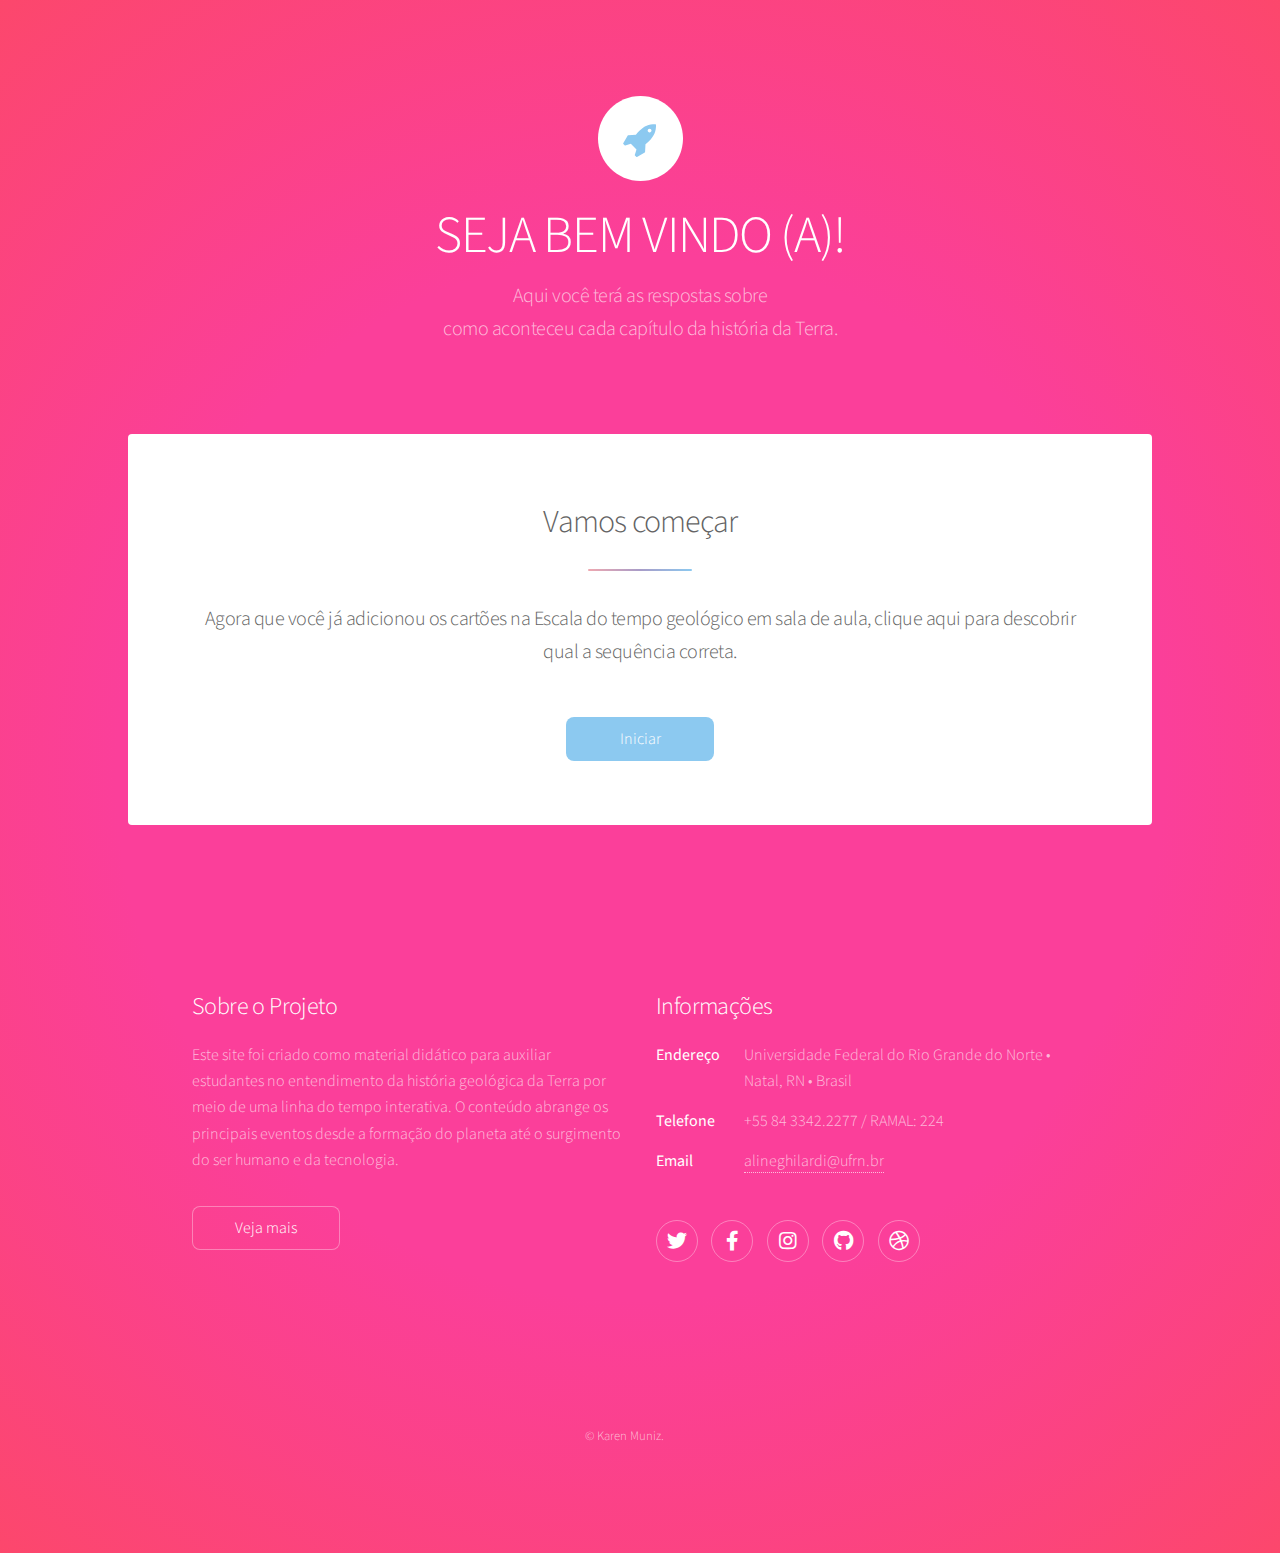
<file: index.html>
<!DOCTYPE HTML>
<!--
	Stellar by HTML5 UP
	html5up.net | @ajlkn
	Free for personal and commercial use under the CCA 3.0 license (html5up.net/license)
-->
<html>
	<head>
		<title>Paleontologia</title>
		<meta charset="utf-8" />
		<meta name="viewport" content="width=device-width, initial-scale=1, user-scalable=no" />
		<link rel="stylesheet" href="assets/css/main.css" />
		<noscript><link rel="stylesheet" href="assets/css/noscript.css" /></noscript>
	</head>
	<body class="is-preload">

		<!-- Wrapper -->
			<div id="wrapper">

				<!-- Header -->
					<header id="header" class="alt">
						<span class="logo"><img src="images/logo.svg" alt="" /></span>
						<h1>SEJA BEM VINDO (A)!</h1>
						<p>Aqui você terá as respostas sobre<br />
						como aconteceu cada capítulo da história da Terra.</p>
					</header>

				<!-- Nav
                 
                <nav id="nav">
						<ul>
							<li><a href="#intro" class="active">Introduction</a></li>
							<li><a href="#first">First Section</a></li>
							<li><a href="#second">Second Section</a></li>
							<li><a href="#cta">Get Started</a></li>
						</ul>
					</nav> -->
					

				<!-- Main -->
					<div id="main">
						<!-- Get Started -->
                        <section id="cta" class="main special">
                            <header class="major">
                                <h2>Vamos começar</h2>
                                <p>Agora que você já adicionou os cartões na Escala do tempo geológico em sala de aula, clique aqui para descobrir qual a sequência correta.</p>
                            </header>
                            <footer class="major">
                                <ul class="actions special">
                                    <li><a href="scale.html" class="button primary">Iniciar</a></li>

                                </ul>
                            </footer>
                        </section>


							

					</div>

				<!-- Footer -->
					<footer id="footer">
						<section>
							<h2>Sobre o Projeto</h2>
							<p>Este site foi criado como material didático para auxiliar estudantes no entendimento da história geológica da Terra por meio de uma linha do tempo interativa. O conteúdo abrange os principais eventos desde a formação do planeta até o surgimento do ser humano e da tecnologia.</p>
							<ul class="actions">
								<li><a href="https://www.dinolab.science/historia" class="button">Veja mais</a></li>
							</ul>
						</section>
						<section>
							<h2>Informações</h2>
							<dl class="alt">
								<dt>Endereço</dt>
								<dd>Universidade Federal do Rio Grande do Norte &bull; Natal, RN &bull; Brasil</dd>
								<dt>Telefone</dt>
								<dd>+55 84 3342.2277 / RAMAL: 224</dd>
								<dt>Email</dt>
								<dd><a href="#">alineghilardi@ufrn.br</a></dd>
							</dl>
							<ul class="icons">
								<li><a href="#" class="icon brands fa-twitter alt"><span class="label">Twitter</span></a></li>
								<li><a href="#" class="icon brands fa-facebook-f alt"><span class="label">Facebook</span></a></li>
								<li><a href="#" class="icon brands fa-instagram alt"><span class="label">Instagram</span></a></li>
								<li><a href="#" class="icon brands fa-github alt"><span class="label">GitHub</span></a></li>
								<li><a href="#" class="icon brands fa-dribbble alt"><span class="label">Dribbble</span></a></li>
							</ul>
						</section>
						<p class="copyright">&copy; Karen Muniz.</p>
					</footer>

			</div>

		<!-- Scripts -->
			<script src="assets/js/jquery.min.js"></script>
			<script src="assets/js/jquery.scrollex.min.js"></script>
			<script src="assets/js/jquery.scrolly.min.js"></script>
			<script src="assets/js/browser.min.js"></script>
			<script src="assets/js/breakpoints.min.js"></script>
			<script src="assets/js/util.js"></script>
			<script src="assets/js/main.js"></script>

	</body>
</html>
</file>
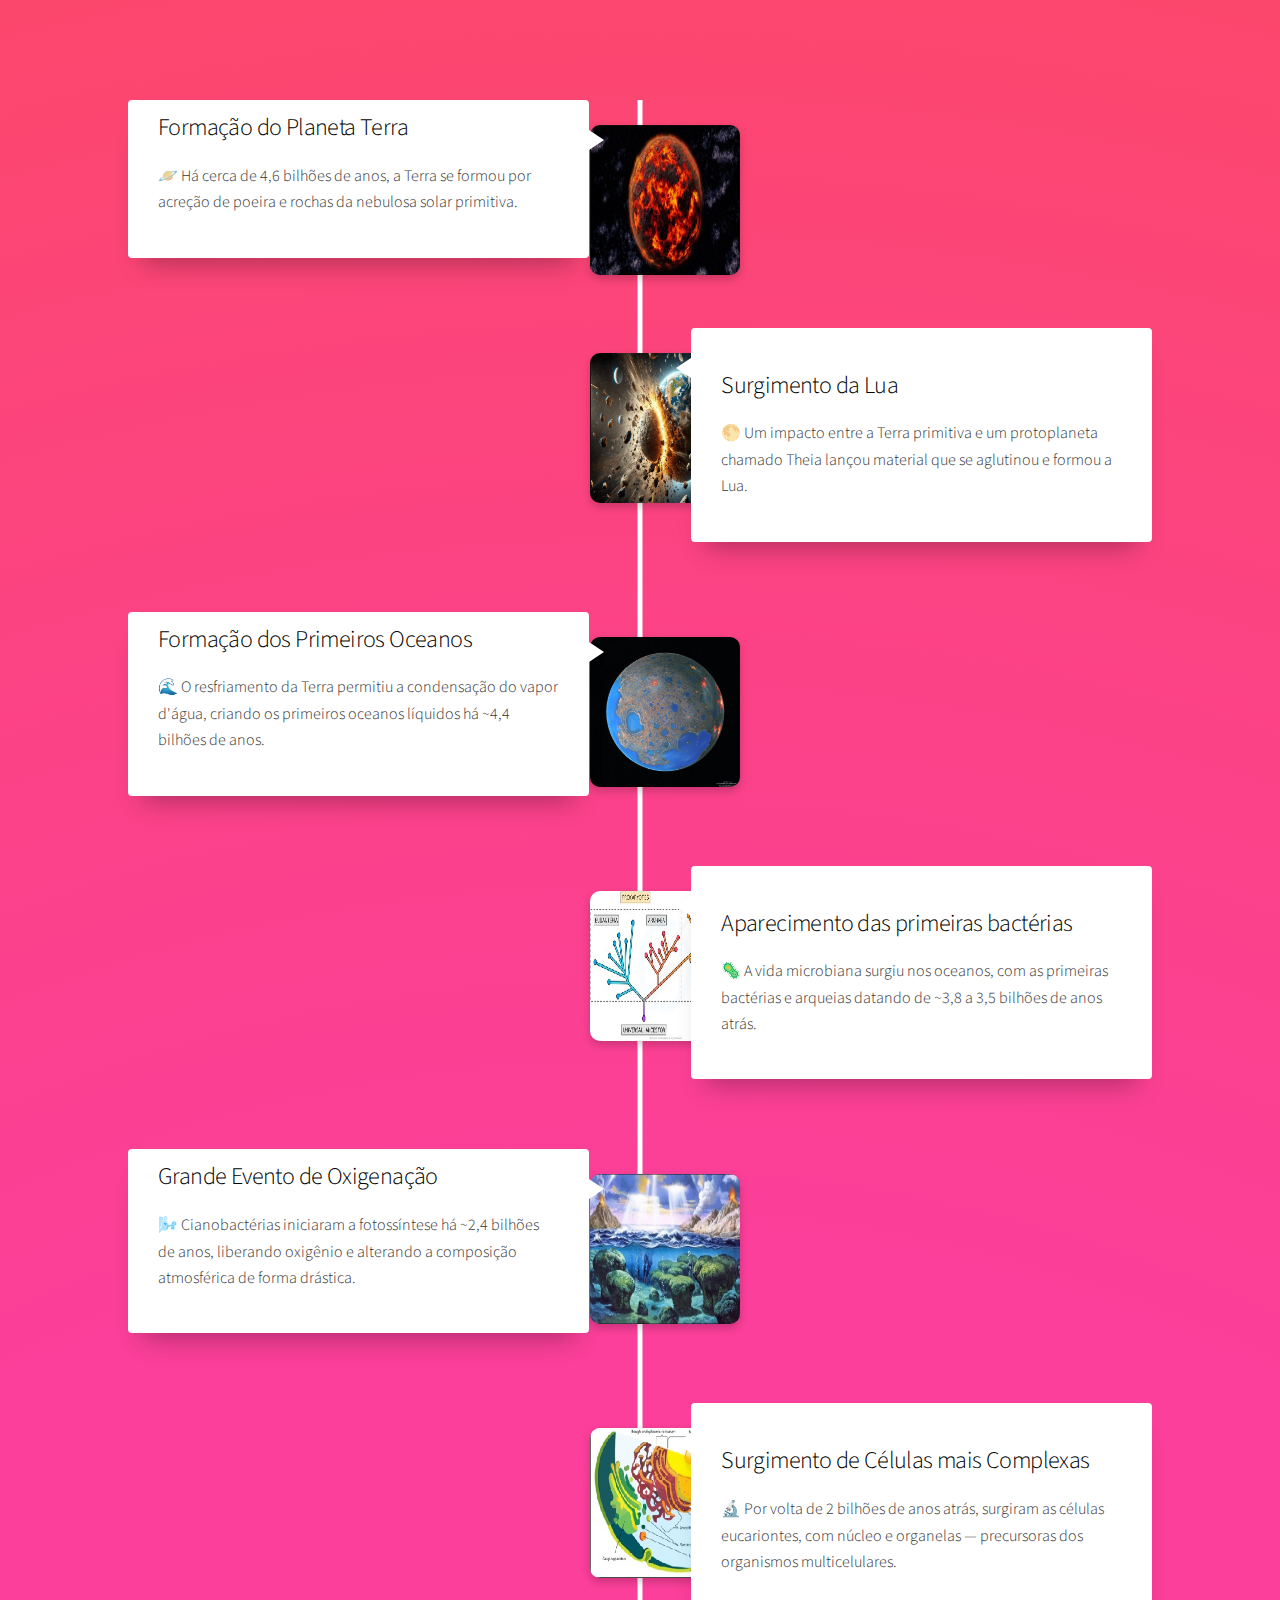
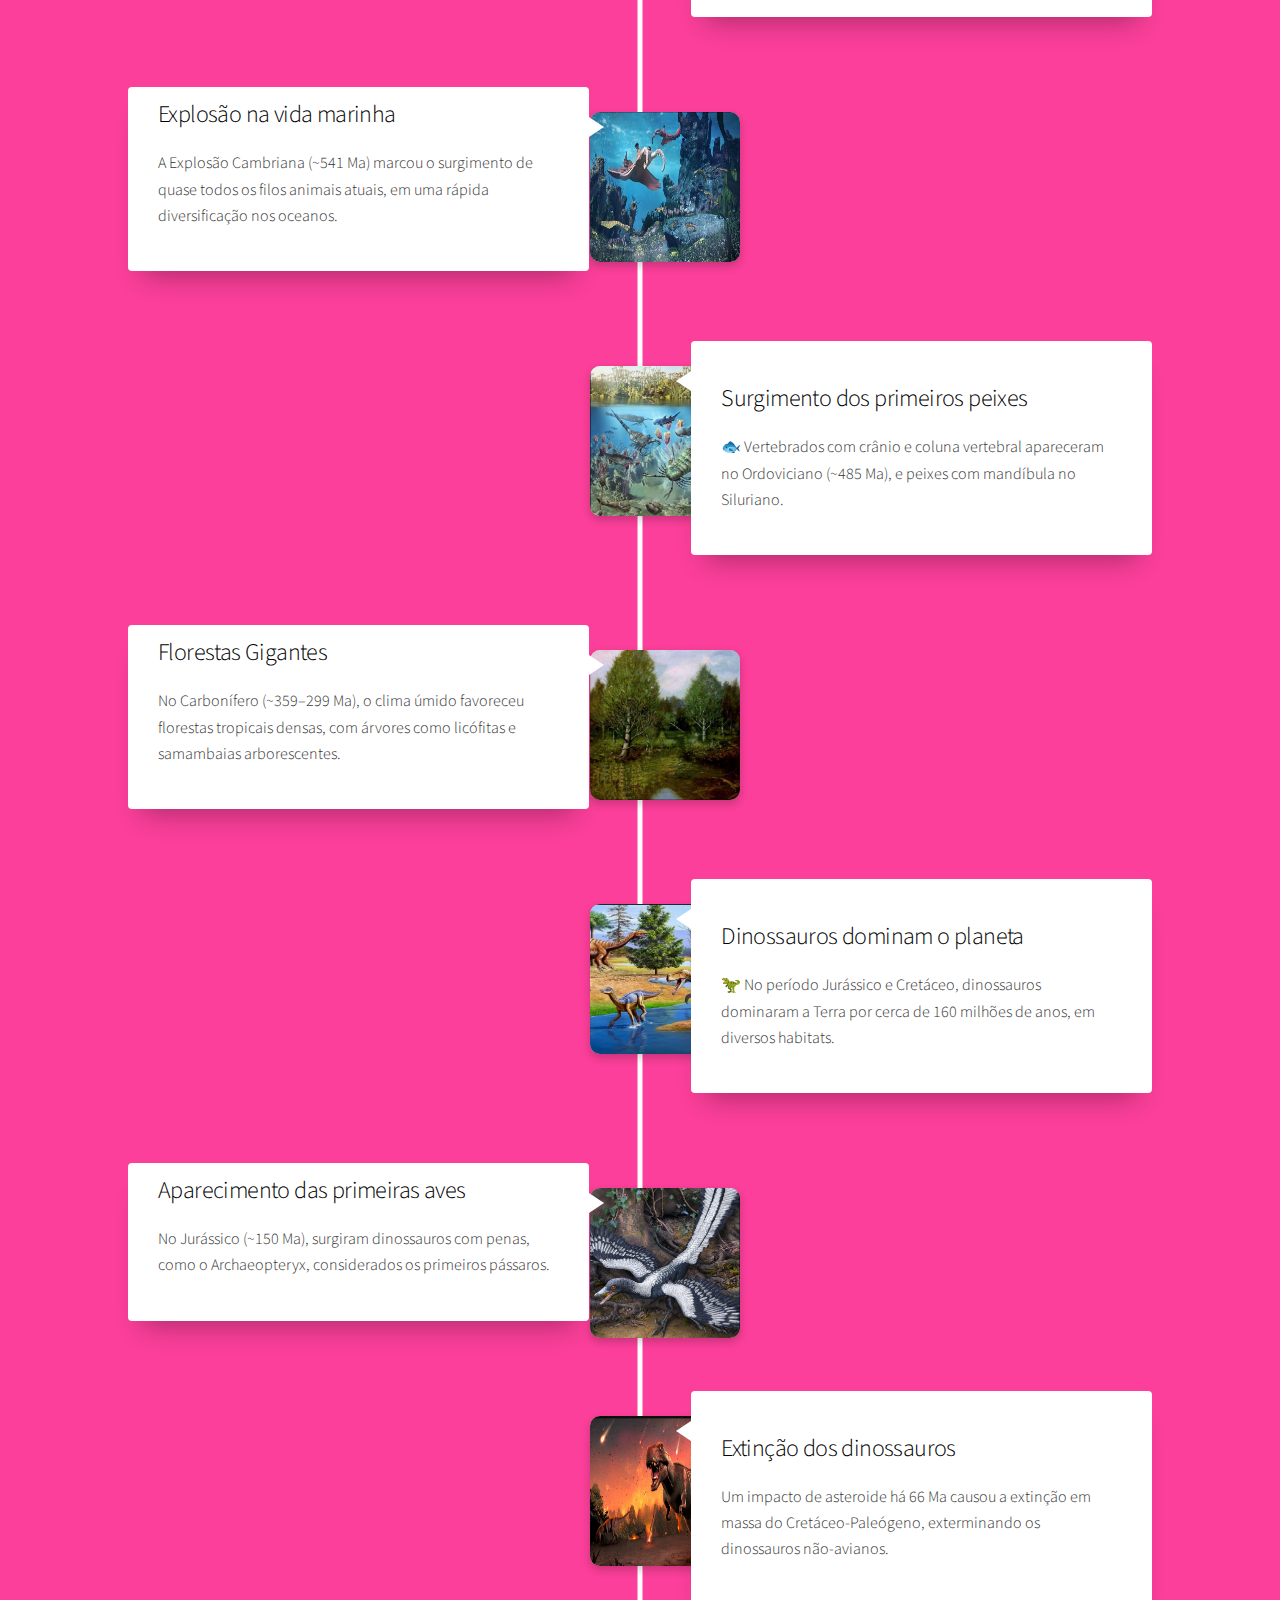
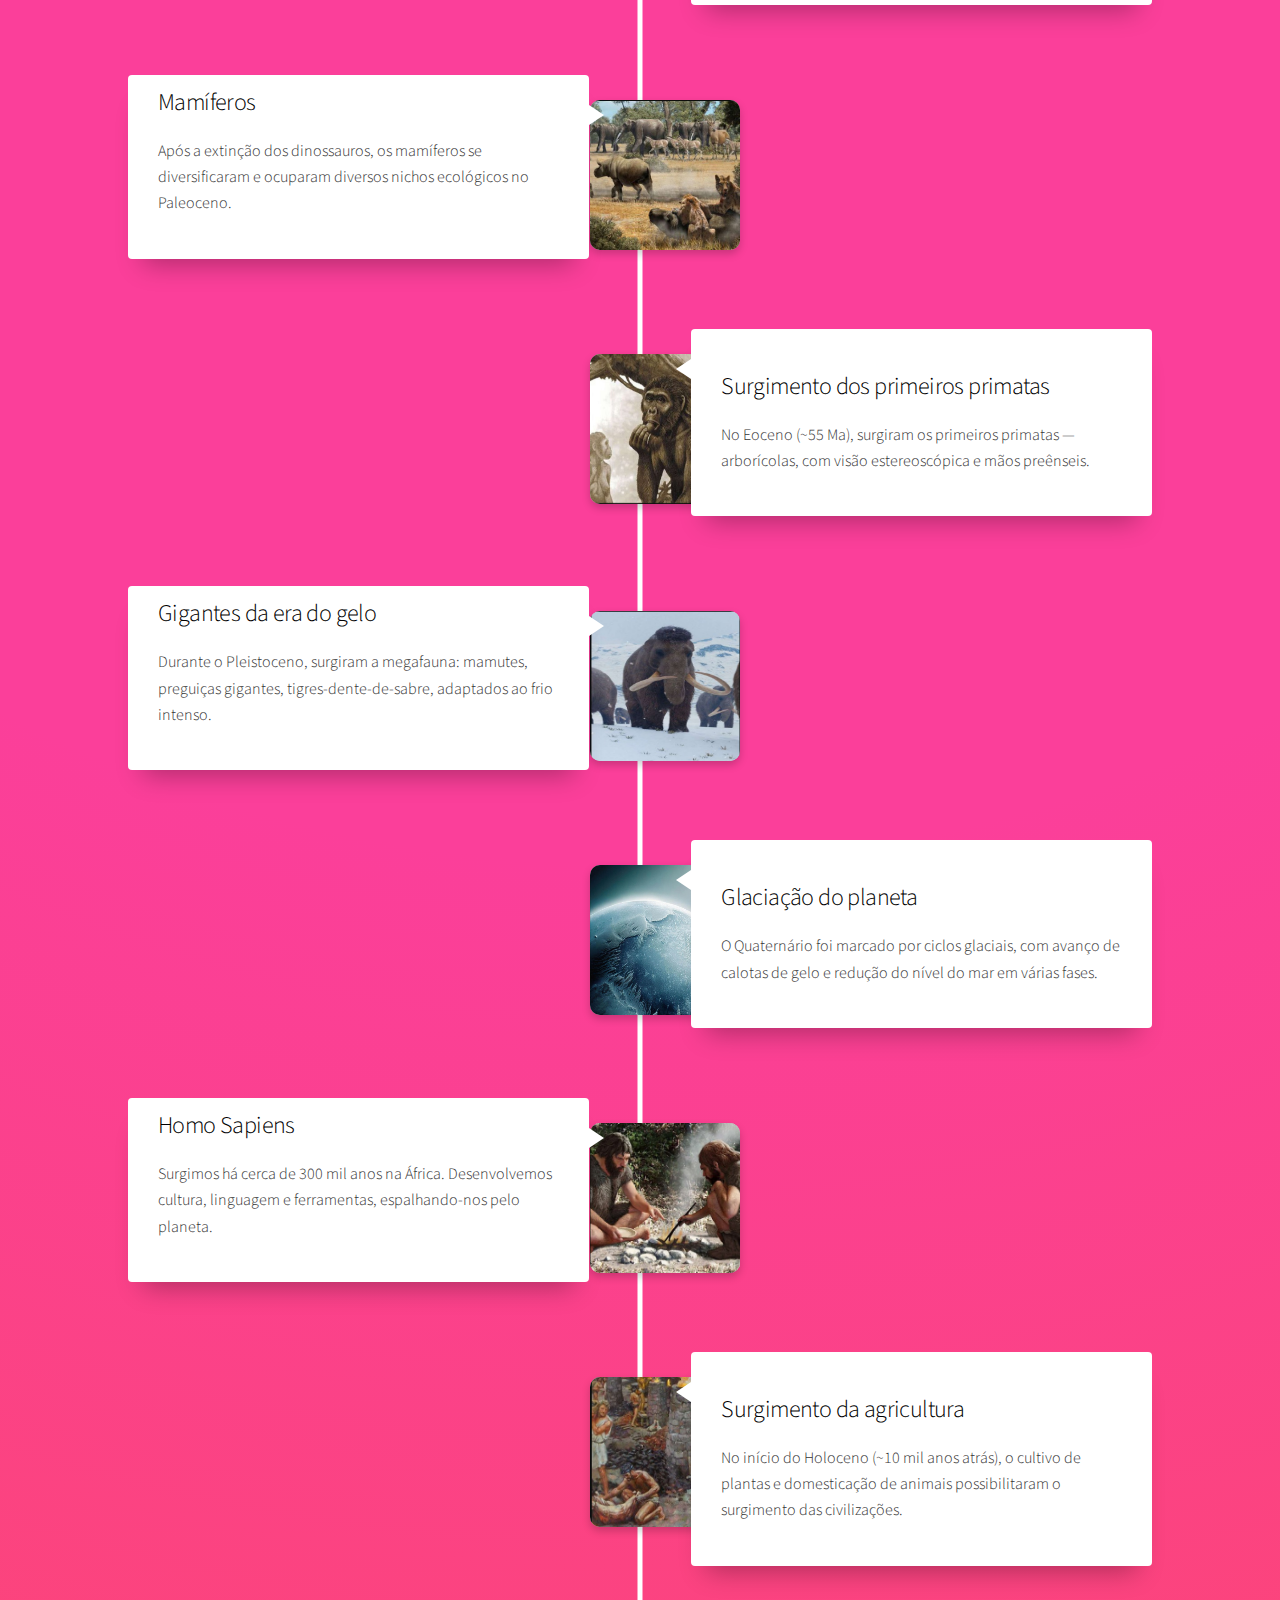
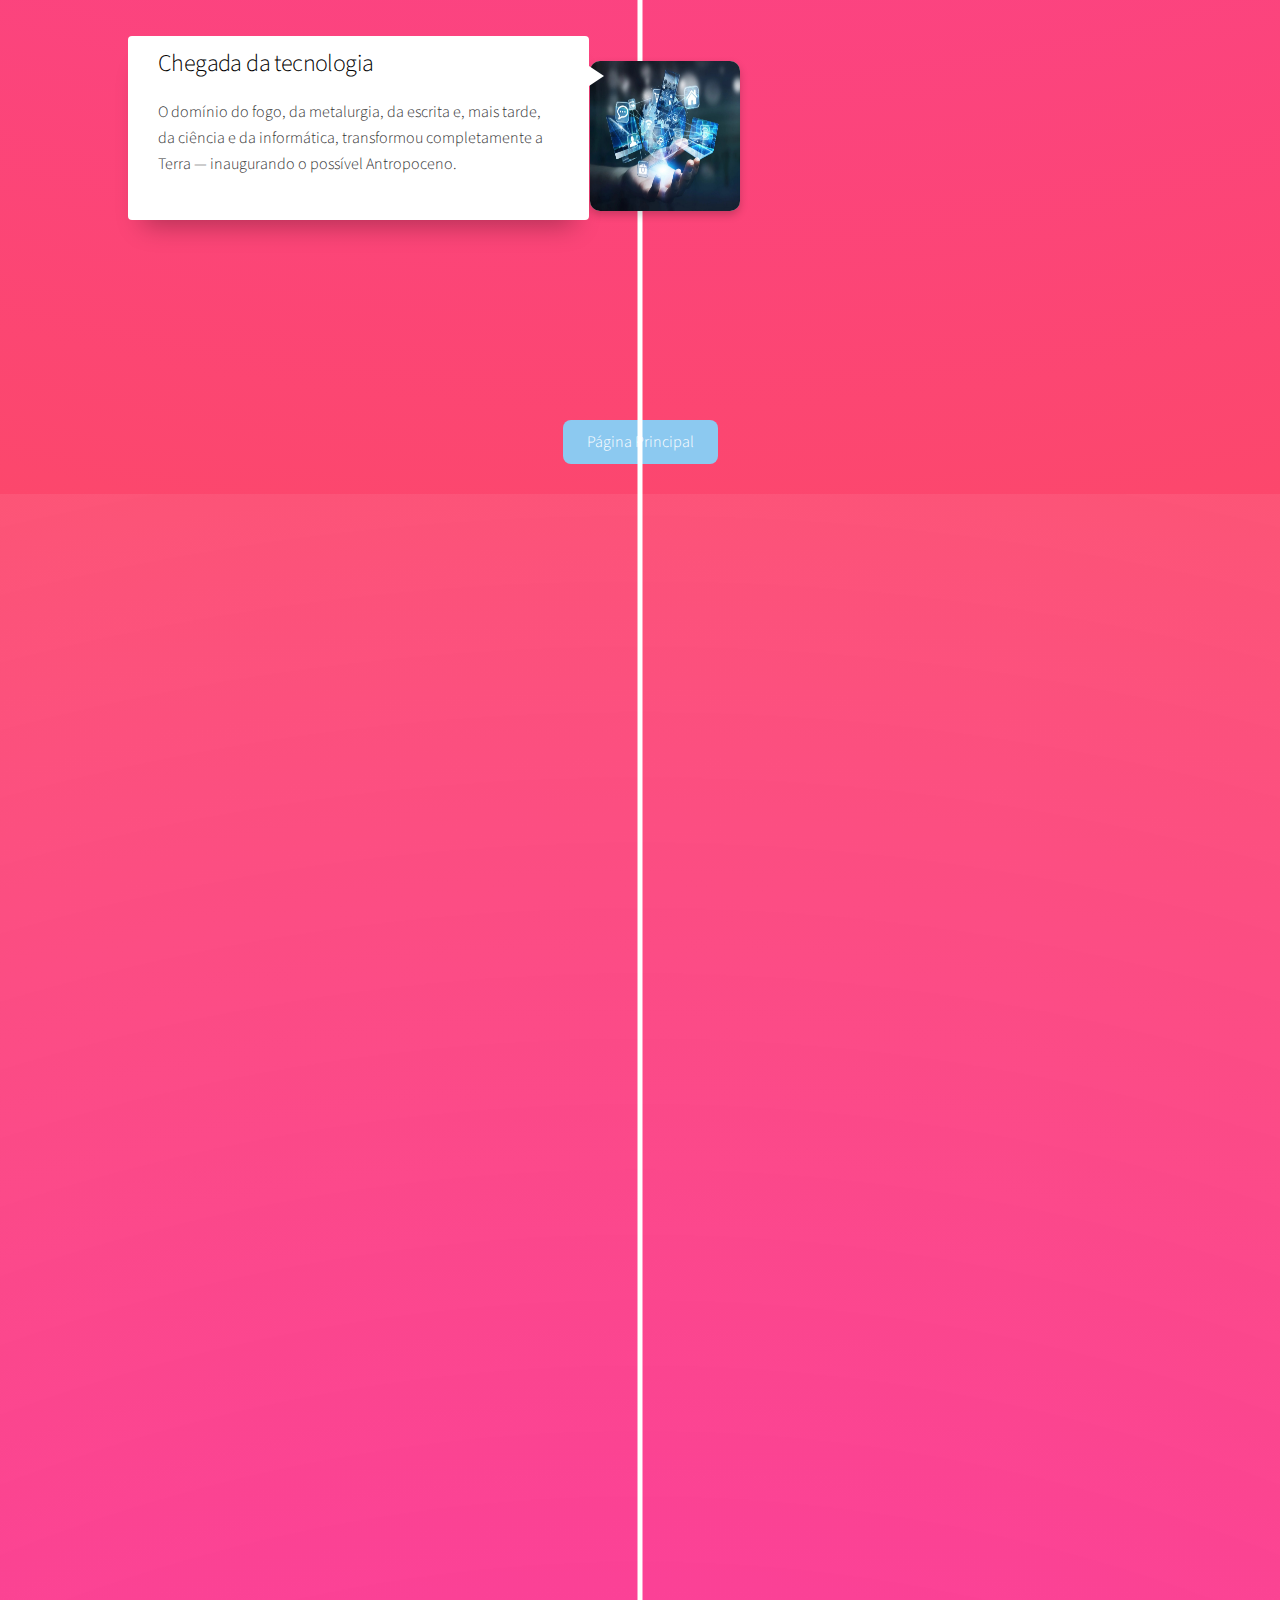
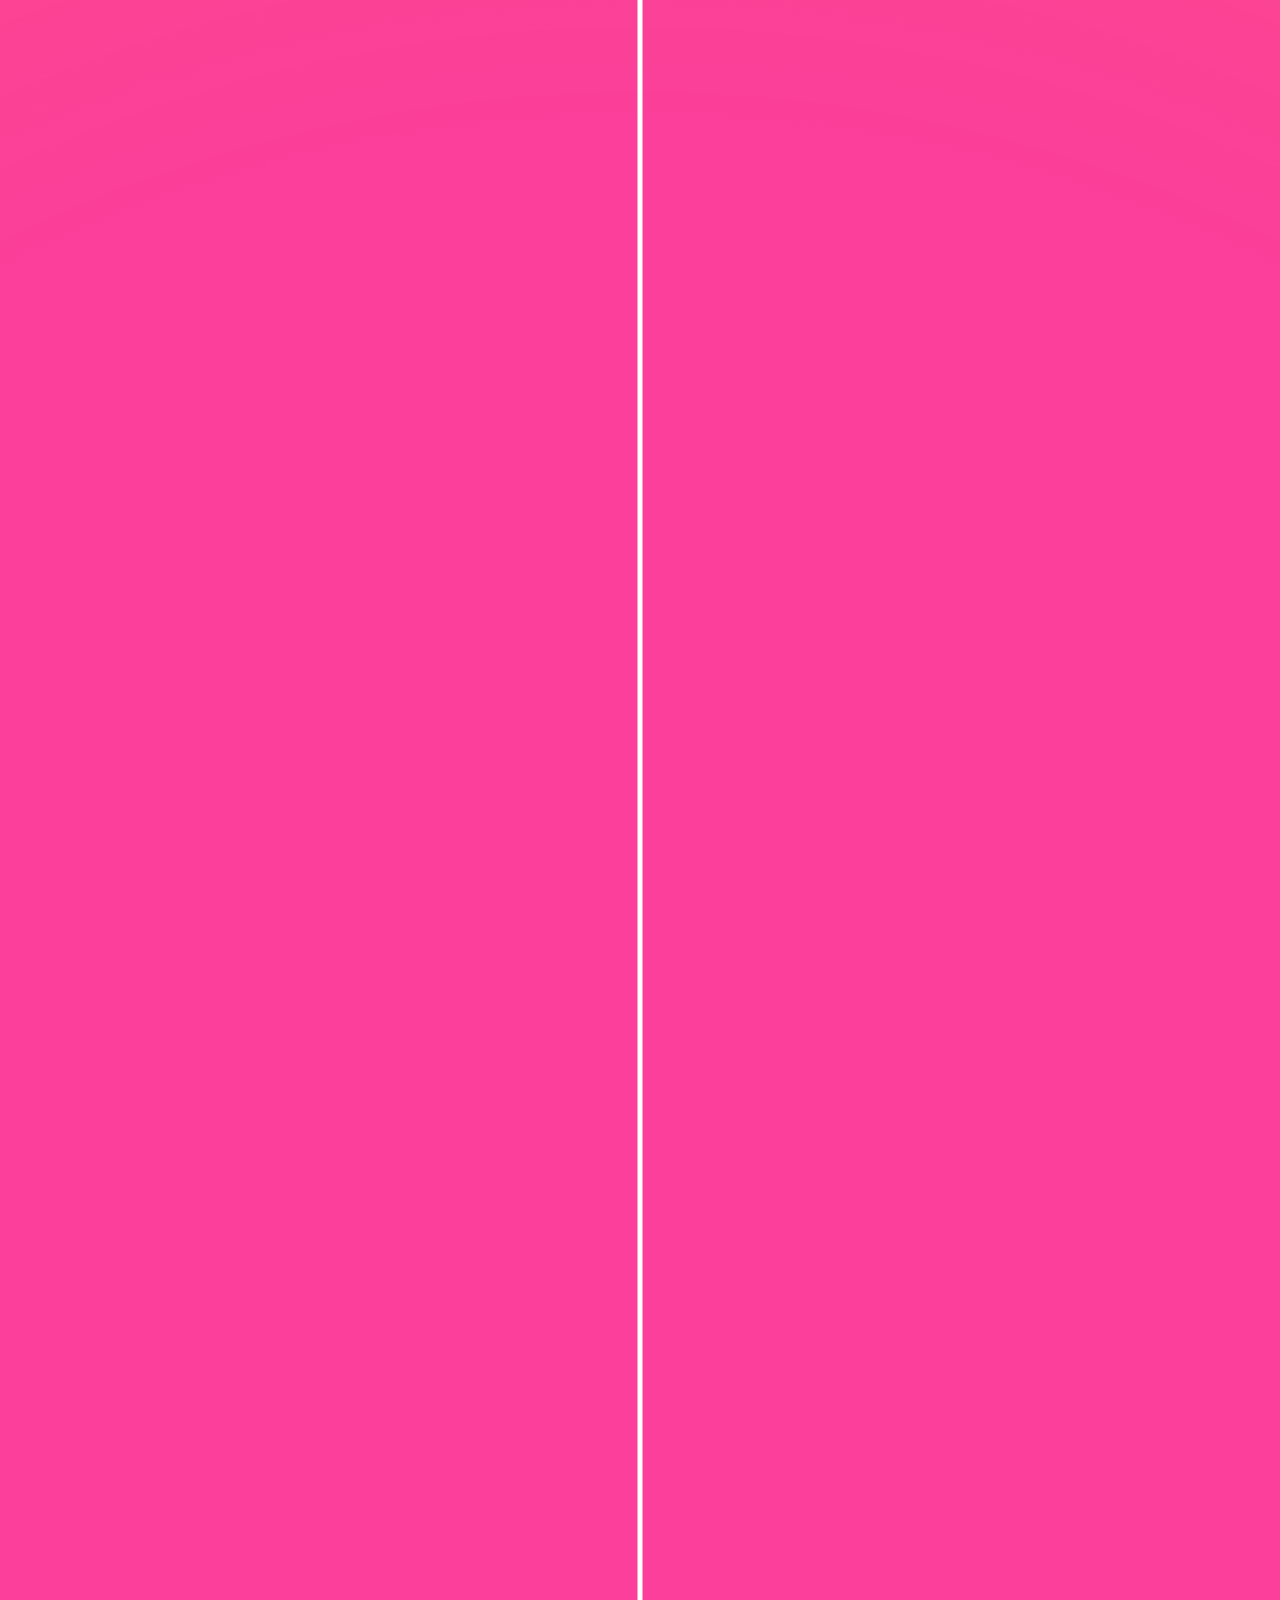
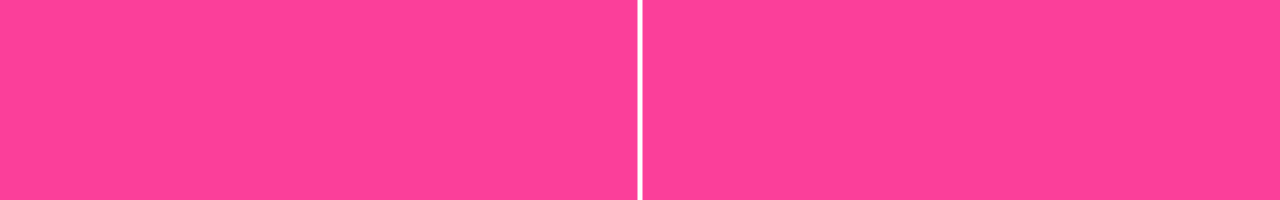
<file: scale.html>
<!DOCTYPE html>
<html>
<head>
  <title>Paleontologia</title>
  <meta charset="utf-8" />
  <meta name="viewport" content="width=device-width, initial-scale=1, user-scalable=no" />
  <link rel="stylesheet" href="assets/css/main.css" />
  <noscript><link rel="stylesheet" href="assets/css/noscript.css" /></noscript>
</head>
<body class="is-preload">
  <div id="wrapper">
    <section class="timeline">
      <div class="container">

        <!-- 1 -->
<div class="timeline-item">
  <div class="timeline-img">
    <img src="images/scale/1.png" alt="Formação da Terra">
  </div>
  <div class="timeline-content js--fadeInLeft">
    <h2>Formação do Planeta Terra</h2>
    <p>🪐 Há cerca de 4,6 bilhões de anos, a Terra se formou por acreção de poeira e rochas da nebulosa solar primitiva.</p>
  </div>
</div>

<!-- 2 -->
<div class="timeline-item">
  <div class="timeline-img">
    <img src="images/scale/2.png" alt="Surgimento da Lua">
  </div>
  <div class="timeline-content js--fadeInRight">
    <h2>Surgimento da Lua</h2>
    <p>🌕 Um impacto entre a Terra primitiva e um protoplaneta chamado Theia lançou material que se aglutinou e formou a Lua.</p>
  </div>
</div>

<!-- 3 -->
<div class="timeline-item">
  <div class="timeline-img">
    <img src="images/scale/3.png" alt="Formação dos Oceanos">
  </div>
  <div class="timeline-content js--fadeInLeft">
    <h2>Formação dos Primeiros Oceanos</h2>
    <p>🌊 O resfriamento da Terra permitiu a condensação do vapor d'água, criando os primeiros oceanos líquidos há ~4,4 bilhões de anos.</p>
  </div>
</div>

<!-- 4 -->
<div class="timeline-item">
  <div class="timeline-img">
    <img src="images/scale/4.png" alt="Primeiras bactérias">
  </div>
  <div class="timeline-content js--fadeInRight">
    <h2>Aparecimento das primeiras bactérias</h2>
    <p>🦠 A vida microbiana surgiu nos oceanos, com as primeiras bactérias e arqueias datando de ~3,8 a 3,5 bilhões de anos atrás.</p>
  </div>
</div>

<!-- 5 -->
<div class="timeline-item">
  <div class="timeline-img">
    <img src="images/scale/5.png" alt="Grande Evento de Oxigenação">
  </div>
  <div class="timeline-content js--fadeInLeft">
    <h2>Grande Evento de Oxigenação</h2>
    <p>🌬️ Cianobactérias iniciaram a fotossíntese há ~2,4 bilhões de anos, liberando oxigênio e alterando a composição atmosférica de forma drástica.</p>
  </div>
</div>

<!-- 6 -->
<div class="timeline-item">
  <div class="timeline-img">
    <img src="images/scale/6.jpeg" alt="Células eucariontes">
  </div>
  <div class="timeline-content js--fadeInRight">
    <h2>Surgimento de Células mais Complexas</h2>
    <p>🔬 Por volta de 2 bilhões de anos atrás, surgiram as células eucariontes, com núcleo e organelas — precursoras dos organismos multicelulares.</p>
  </div>
</div>

<!-- 7 -->
<div class="timeline-item">
  <div class="timeline-img">
    <img src="images/scale/7.png" alt="Explosão Cambriana">
  </div>
  <div class="timeline-content js--fadeInLeft">
    <h2>Explosão na vida marinha</h2>
    <p>A Explosão Cambriana (~541 Ma) marcou o surgimento de quase todos os filos animais atuais, em uma rápida diversificação nos oceanos.</p>
  </div>
</div>

<!-- 8 -->
<div class="timeline-item">
  <div class="timeline-img">
    <img src="images/scale/8.png" alt="Primeiros peixes">
  </div>
  <div class="timeline-content js--fadeInRight">
    <h2>Surgimento dos primeiros peixes</h2>
    <p>🐟 Vertebrados com crânio e coluna vertebral apareceram no Ordoviciano (~485 Ma), e peixes com mandíbula no Siluriano.</p>
  </div>
</div>

<!-- 9 -->
<div class="timeline-item">
  <div class="timeline-img">
    <img src="images/scale/9.png" alt="Florestas do Carbonífero">
  </div>
  <div class="timeline-content js--fadeInLeft">
    <h2>Florestas Gigantes</h2>
    <p>No Carbonífero (~359–299 Ma), o clima úmido favoreceu florestas tropicais densas, com árvores como licófitas e samambaias arborescentes.</p>
  </div>
</div>

<!-- 10 -->
<div class="timeline-item">
  <div class="timeline-img">
    <img src="images/scale/10.png" alt="Dinossauros">
  </div>
  <div class="timeline-content js--fadeInRight">
    <h2>Dinossauros dominam o planeta</h2>
    <p>🦖 No período Jurássico e Cretáceo, dinossauros dominaram a Terra por cerca de 160 milhões de anos, em diversos habitats.</p>
  </div>
</div>

<!-- 11 -->
<div class="timeline-item">
  <div class="timeline-img">
    <img src="images/scale/11.png" alt="Primeiras aves">
  </div>
  <div class="timeline-content js--fadeInLeft">
    <h2>Aparecimento das primeiras aves</h2>
    <p>No Jurássico (~150 Ma), surgiram dinossauros com penas, como o Archaeopteryx, considerados os primeiros pássaros.</p>
  </div>
</div>

<!-- 12 -->
<div class="timeline-item">
  <div class="timeline-img">
    <img src="images/scale/12.png" alt="Extinção dos dinossauros">
  </div>
  <div class="timeline-content js--fadeInRight">
    <h2>Extinção dos dinossauros</h2>
    <p>Um impacto de asteroide há 66 Ma causou a extinção em massa do Cretáceo-Paleógeno, exterminando os dinossauros não-avianos.</p>
  </div>
</div>

<!-- 13 -->
<div class="timeline-item">
  <div class="timeline-img">
    <img src="images/scale/13.png" alt="Diversificação dos mamíferos">
  </div>
  <div class="timeline-content js--fadeInLeft">
    <h2>Mamíferos</h2>
    <p>Após a extinção dos dinossauros, os mamíferos se diversificaram e ocuparam diversos nichos ecológicos no Paleoceno.</p>
  </div>
</div>

<!-- 14 -->
<div class="timeline-item">
  <div class="timeline-img">
    <img src="images/scale/14.png" alt="Primatas">
  </div>
  <div class="timeline-content js--fadeInRight">
    <h2>Surgimento dos primeiros primatas</h2>
    <p>No Eoceno (~55 Ma), surgiram os primeiros primatas — arborícolas, com visão estereoscópica e mãos preênseis.</p>
  </div>
</div>

<!-- 15 -->
<div class="timeline-item">
  <div class="timeline-img">
    <img src="images/scale/15.png" alt="Megafauna">
  </div>
  <div class="timeline-content js--fadeInLeft">
    <h2>Gigantes da era do gelo</h2>
    <p>Durante o Pleistoceno, surgiram a megafauna: mamutes, preguiças gigantes, tigres-dente-de-sabre, adaptados ao frio intenso.</p>
  </div>
</div>

<!-- 16 -->
<div class="timeline-item">
  <div class="timeline-img">
    <img src="images/scale/16.png" alt="Glaciações">
  </div>
  <div class="timeline-content js--fadeInRight">
    <h2>Glaciação do planeta</h2>
    <p>O Quaternário foi marcado por ciclos glaciais, com avanço de calotas de gelo e redução do nível do mar em várias fases.</p>
  </div>
</div>

<!-- 17 -->
<div class="timeline-item">
  <div class="timeline-img">
    <img src="images/scale/17.png" alt="Homo sapiens">
  </div>
  <div class="timeline-content js--fadeInLeft">
    <h2>Homo Sapiens</h2>
    <p>Surgimos há cerca de 300 mil anos na África. Desenvolvemos cultura, linguagem e ferramentas, espalhando-nos pelo planeta.</p>
  </div>
</div>

<!-- 18 -->
<div class="timeline-item">
  <div class="timeline-img">
    <img src="images/scale/18.png" alt="Agricultura">
  </div>
  <div class="timeline-content js--fadeInRight">
    <h2>Surgimento da agricultura</h2>
    <p>No início do Holoceno (~10 mil anos atrás), o cultivo de plantas e domesticação de animais possibilitaram o surgimento das civilizações.</p>
  </div>
</div>

<!-- 19 -->
<div class="timeline-item">
  <div class="timeline-img">
    <img src="images/scale/19.png" alt="Tecnologia">
  </div>
  <div class="timeline-content js--fadeInLeft">
    <h2>Chegada da tecnologia</h2>
    <p>O domínio do fogo, da metalurgia, da escrita e, mais tarde, da ciência e da informática, transformou completamente a Terra — inaugurando o possível Antropoceno.</p>
  </div>
</div>



      </div>
    </section>
  </div>

  <!-- Botão de voltar à Página Principal -->
<div style="text-align: center; margin: 30px 0;">
  <a href="index.html" class="button primary">Página Principal</a>
</div>
</body>
</html>
</file>
<file: assets/css/noscript.css>
/*
	Stellar by HTML5 UP
	html5up.net | @ajlkn
	Free for personal and commercial use under the CCA 3.0 license (html5up.net/license)
*/

/* Header */

	body.is-preload #header.alt > * {
		opacity: 1;
	}

	body.is-preload #header.alt .logo {
		-moz-transform: none;
		-webkit-transform: none;
		-ms-transform: none;
		transform: none;
	}
</file>
<file: assets/css/main.css>
@import url(fontawesome-all.min.css);
@import 'https://fonts.googleapis.com/css?family=Source+Sans+Pro:300,400';

/*
	Stellar by HTML5 UP
	html5up.net | @ajlkn
	Free for personal and commercial use under the CCA 3.0 license (html5up.net/license)
*/

html, body, div, span, applet, object,
iframe, h1, h2, h3, h4, h5, h6, p, blockquote,
pre, a, abbr, acronym, address, big, cite,
code, del, dfn, em, img, ins, kbd, q, s, samp,
small, strike, strong, sub, sup, tt, var, b,
u, i, center, dl, dt, dd, ol, ul, li, fieldset,
form, label, legend, table, caption, tbody,
tfoot, thead, tr, th, td, article, aside,
canvas, details, embed, figure, figcaption,
footer, header, hgroup, menu, nav, output, ruby,
section, summary, time, mark, audio, video {
	margin: 0;
	padding: 0;
	border: 0;
	font-size: 100%;
	font: inherit;
	vertical-align: baseline;}

article, aside, details, figcaption, figure,
footer, header, hgroup, menu, nav, section {
	display: block;}

body {
	line-height: 1;
}

ol, ul {
	list-style: none;
}

blockquote, q {
	quotes: none;
}

	blockquote:before, blockquote:after, q:before, q:after {
		content: '';
		content: none;
	}

table {
	border-collapse: collapse;
	border-spacing: 0;
}

body {
	-webkit-text-size-adjust: none;
}

mark {
	background-color: transparent;
	color: inherit;
}

input::-moz-focus-inner {
	border: 0;
	padding: 0;
}

input, select, textarea {
	-moz-appearance: none;
	-webkit-appearance: none;
	-ms-appearance: none;
	appearance: none;
}

/* Basic */

	@-ms-viewport {
		width: device-width;
	}

	body {
		-ms-overflow-style: scrollbar;
	}

	@media screen and (max-width: 480px) {

		html, body {
			min-width: 320px;
		}

	}

	html {
		box-sizing: border-box;
	}

	*, *:before, *:after {
		box-sizing: inherit;
	}

	body {
		background-color: #935d8c;
		background-image: url("images/overlay.png"), -moz-linear-gradient(45deg, #e37682 15%, #5f4d93 85%);
		background-image: url("images/overlay.png"), -webkit-linear-gradient(45deg, #e37682 15%, #5f4d93 85%);
		background-image: url("images/overlay.png"), -ms-linear-gradient(45deg, #e37682 15%, #5f4d93 85%);
		background-image: url("images/overlay.png"), linear-gradient(45deg, #e37682 15%, #5f4d93 85%);
	}

		body.is-preload *, body.is-preload *:before, body.is-preload *:after {
			-moz-animation: none !important;
			-webkit-animation: none !important;
			-ms-animation: none !important;
			animation: none !important;
			-moz-transition: none !important;
			-webkit-transition: none !important;
			-ms-transition: none !important;
			transition: none !important;
		}

/* Type */

	body {
		background-color: #935d8c;
		color: rgba(255, 255, 255, 0.65);
	}

	body, input, select, textarea {
		font-family: "Source Sans Pro", Helvetica, sans-serif;
		font-size: 17pt;
		font-weight: 300;
		line-height: 1.65;
	}

		@media screen and (max-width: 1680px) {

			body, input, select, textarea {
				font-size: 14pt;
			}

		}

		@media screen and (max-width: 1280px) {

			body, input, select, textarea {
				font-size: 12pt;
			}

		}

		@media screen and (max-width: 360px) {

			body, input, select, textarea {
				font-size: 11pt;
			}

		}

	a {
		-moz-transition: color 0.2s ease, border-bottom 0.2s ease;
		-webkit-transition: color 0.2s ease, border-bottom 0.2s ease;
		-ms-transition: color 0.2s ease, border-bottom 0.2s ease;
		transition: color 0.2s ease, border-bottom 0.2s ease;
		text-decoration: none;
		border-bottom: dotted 1px;
		color: inherit;
	}

		a:hover {
			border-bottom-color: transparent;
		}

	strong, b {
		font-weight: 400;
	}

	em, i {
		font-style: italic;
	}

	p {
		margin: 0 0 2em 0;
	}

		p.content {
			-moz-columns: 20em 2;
			-webkit-columns: 20em 2;
			-ms-columns: 20em 2;
			columns: 20em 2;
			-moz-column-gap: 2em;
			-webkit-column-gap: 2em;
			-ms-column-gap: 2em;
			column-gap: 2em;
			text-align: justify;
		}

	h1, h2, h3, h4, h5, h6 {
		font-weight: 300;
		line-height: 1.5;
		margin: 0 0 0.7em 0;
		letter-spacing: -0.025em;
	}

		h1 a, h2 a, h3 a, h4 a, h5 a, h6 a {
			color: inherit;
			text-decoration: none;
		}

	h1 {
		font-size: 2.5em;
		line-height: 1.2;
	}

	h2 {
		font-size: 1.5em;
	}

	h3 {
		font-size: 1.25em;
	}

	h4 {
		font-size: 1.1em;
	}

	h5 {
		font-size: 0.9em;
	}

	h6 {
		font-size: 0.7em;
	}

	@media screen and (max-width: 736px) {

		h1 {
			font-size: 2em;
		}

	}

	sub {
		font-size: 0.8em;
		position: relative;
		top: 0.5em;
	}

	sup {
		font-size: 0.8em;
		position: relative;
		top: -0.5em;
	}

	blockquote {
		border-left: solid 4px;
		font-style: italic;
		margin: 0 0 2em 0;
		padding: 0.5em 0 0.5em 2em;
	}

	code {
		border-radius: 8px;
		border: solid 1px;
		font-family: "Courier New", monospace;
		font-size: 0.9em;
		margin: 0 0.25em;
		padding: 0.25em 0.65em;
	}

	pre {
		-webkit-overflow-scrolling: touch;
		font-family: "Courier New", monospace;
		font-size: 0.9em;
		margin: 0 0 2em 0;
	}

		pre code {
			display: block;
			line-height: 1.75;
			padding: 1em 1.5em;
			overflow-x: auto;
		}

	hr {
		border: 0;
		border-bottom: solid 1px;
		margin: 2em 0;
	}

		hr.major {
			margin: 3em 0;
		}

	.align-left {
		text-align: left;
	}

	.align-center {
		text-align: center;
	}

	.align-right {
		text-align: right;
	}

	input, select, textarea {
		color: #ffffff;
	}

	a:hover {
		color: #ffffff;
	}

	strong, b {
		color: #000;
	}

	h1, h2, h3, h4, h5, h6 {
		color: #ffffff;
	}

	blockquote {
		border-left-color: rgba(255, 255, 255, 0.35);
	}

	code {
		background: rgba(255, 255, 255, 0.075);
		border-color: rgba(255, 255, 255, 0.35);
	}

	hr {
		border-bottom-color: rgba(255, 255, 255, 0.35);
	}

/* Row */

	.row {
		display: flex;
		flex-wrap: wrap;
		box-sizing: border-box;
		align-items: stretch;
	}

		.row > * {
			box-sizing: border-box;
		}

		.row.gtr-uniform > * > :last-child {
			margin-bottom: 0;
		}

		.row.aln-left {
			justify-content: flex-start;
		}

		.row.aln-center {
			justify-content: center;
		}

		.row.aln-right {
			justify-content: flex-end;
		}

		.row.aln-top {
			align-items: flex-start;
		}

		.row.aln-middle {
			align-items: center;
		}

		.row.aln-bottom {
			align-items: flex-end;
		}

		.row > .imp {
			order: -1;
		}

		.row > .col-1 {
			width: 8.33333%;
		}

		.row > .off-1 {
			margin-left: 8.33333%;
		}

		.row > .col-2 {
			width: 16.66667%;
		}

		.row > .off-2 {
			margin-left: 16.66667%;
		}

		.row > .col-3 {
			width: 25%;
		}

		.row > .off-3 {
			margin-left: 25%;
		}

		.row > .col-4 {
			width: 33.33333%;
		}

		.row > .off-4 {
			margin-left: 33.33333%;
		}

		.row > .col-5 {
			width: 41.66667%;
		}

		.row > .off-5 {
			margin-left: 41.66667%;
		}

		.row > .col-6 {
			width: 50%;
		}

		.row > .off-6 {
			margin-left: 50%;
		}

		.row > .col-7 {
			width: 58.33333%;
		}

		.row > .off-7 {
			margin-left: 58.33333%;
		}

		.row > .col-8 {
			width: 66.66667%;
		}

		.row > .off-8 {
			margin-left: 66.66667%;
		}

		.row > .col-9 {
			width: 75%;
		}

		.row > .off-9 {
			margin-left: 75%;
		}

		.row > .col-10 {
			width: 83.33333%;
		}

		.row > .off-10 {
			margin-left: 83.33333%;
		}

		.row > .col-11 {
			width: 91.66667%;
		}

		.row > .off-11 {
			margin-left: 91.66667%;
		}

		.row > .col-12 {
			width: 100%;
		}

		.row > .off-12 {
			margin-left: 100%;
		}

		.row.gtr-0 {
			margin-top: 0;
			margin-left: 0em;
		}

			.row.gtr-0 > * {
				padding: 0 0 0 0em;
			}

			.row.gtr-0.gtr-uniform {
				margin-top: 0em;
			}

				.row.gtr-0.gtr-uniform > * {
					padding-top: 0em;
				}

		.row.gtr-25 {
			margin-top: 0;
			margin-left: -0.375em;
		}

			.row.gtr-25 > * {
				padding: 0 0 0 0.375em;
			}

			.row.gtr-25.gtr-uniform {
				margin-top: -0.375em;
			}

				.row.gtr-25.gtr-uniform > * {
					padding-top: 0.375em;
				}

		.row.gtr-50 {
			margin-top: 0;
			margin-left: -0.75em;
		}

			.row.gtr-50 > * {
				padding: 0 0 0 0.75em;
			}

			.row.gtr-50.gtr-uniform {
				margin-top: -0.75em;
			}

				.row.gtr-50.gtr-uniform > * {
					padding-top: 0.75em;
				}

		.row {
			margin-top: 0;
			margin-left: -1.5em;
		}

			.row > * {
				padding: 0 0 0 1.5em;
			}

			.row.gtr-uniform {
				margin-top: -1.5em;
			}

				.row.gtr-uniform > * {
					padding-top: 1.5em;
				}

		.row.gtr-150 {
			margin-top: 0;
			margin-left: -2.25em;
		}

			.row.gtr-150 > * {
				padding: 0 0 0 2.25em;
			}

			.row.gtr-150.gtr-uniform {
				margin-top: -2.25em;
			}

				.row.gtr-150.gtr-uniform > * {
					padding-top: 2.25em;
				}

		.row.gtr-200 {
			margin-top: 0;
			margin-left: -3em;
		}

			.row.gtr-200 > * {
				padding: 0 0 0 3em;
			}

			.row.gtr-200.gtr-uniform {
				margin-top: -3em;
			}

				.row.gtr-200.gtr-uniform > * {
					padding-top: 3em;
				}

		@media screen and (max-width: 1680px) {

			.row {
				display: flex;
				flex-wrap: wrap;
				box-sizing: border-box;
				align-items: stretch;
			}

				.row > * {
					box-sizing: border-box;
				}

				.row.gtr-uniform > * > :last-child {
					margin-bottom: 0;
				}

				.row.aln-left {
					justify-content: flex-start;
				}

				.row.aln-center {
					justify-content: center;
				}

				.row.aln-right {
					justify-content: flex-end;
				}

				.row.aln-top {
					align-items: flex-start;
				}

				.row.aln-middle {
					align-items: center;
				}

				.row.aln-bottom {
					align-items: flex-end;
				}

				.row > .imp-xlarge {
					order: -1;
				}

				.row > .col-1-xlarge {
					width: 8.33333%;
				}

				.row > .off-1-xlarge {
					margin-left: 8.33333%;
				}

				.row > .col-2-xlarge {
					width: 16.66667%;
				}

				.row > .off-2-xlarge {
					margin-left: 16.66667%;
				}

				.row > .col-3-xlarge {
					width: 25%;
				}

				.row > .off-3-xlarge {
					margin-left: 25%;
				}

				.row > .col-4-xlarge {
					width: 33.33333%;
				}

				.row > .off-4-xlarge {
					margin-left: 33.33333%;
				}

				.row > .col-5-xlarge {
					width: 41.66667%;
				}

				.row > .off-5-xlarge {
					margin-left: 41.66667%;
				}

				.row > .col-6-xlarge {
					width: 50%;
				}

				.row > .off-6-xlarge {
					margin-left: 50%;
				}

				.row > .col-7-xlarge {
					width: 58.33333%;
				}

				.row > .off-7-xlarge {
					margin-left: 58.33333%;
				}

				.row > .col-8-xlarge {
					width: 66.66667%;
				}

				.row > .off-8-xlarge {
					margin-left: 66.66667%;
				}

				.row > .col-9-xlarge {
					width: 75%;
				}

				.row > .off-9-xlarge {
					margin-left: 75%;
				}

				.row > .col-10-xlarge {
					width: 83.33333%;
				}

				.row > .off-10-xlarge {
					margin-left: 83.33333%;
				}

				.row > .col-11-xlarge {
					width: 91.66667%;
				}

				.row > .off-11-xlarge {
					margin-left: 91.66667%;
				}

				.row > .col-12-xlarge {
					width: 100%;
				}

				.row > .off-12-xlarge {
					margin-left: 100%;
				}

				.row.gtr-0 {
					margin-top: 0;
					margin-left: 0em;
				}

					.row.gtr-0 > * {
						padding: 0 0 0 0em;
					}

					.row.gtr-0.gtr-uniform {
						margin-top: 0em;
					}

						.row.gtr-0.gtr-uniform > * {
							padding-top: 0em;
						}

				.row.gtr-25 {
					margin-top: 0;
					margin-left: -0.375em;
				}

					.row.gtr-25 > * {
						padding: 0 0 0 0.375em;
					}

					.row.gtr-25.gtr-uniform {
						margin-top: -0.375em;
					}

						.row.gtr-25.gtr-uniform > * {
							padding-top: 0.375em;
						}

				.row.gtr-50 {
					margin-top: 0;
					margin-left: -0.75em;
				}

					.row.gtr-50 > * {
						padding: 0 0 0 0.75em;
					}

					.row.gtr-50.gtr-uniform {
						margin-top: -0.75em;
					}

						.row.gtr-50.gtr-uniform > * {
							padding-top: 0.75em;
						}

				.row {
					margin-top: 0;
					margin-left: -1.5em;
				}

					.row > * {
						padding: 0 0 0 1.5em;
					}

					.row.gtr-uniform {
						margin-top: -1.5em;
					}

						.row.gtr-uniform > * {
							padding-top: 1.5em;
						}

				.row.gtr-150 {
					margin-top: 0;
					margin-left: -2.25em;
				}

					.row.gtr-150 > * {
						padding: 0 0 0 2.25em;
					}

					.row.gtr-150.gtr-uniform {
						margin-top: -2.25em;
					}

						.row.gtr-150.gtr-uniform > * {
							padding-top: 2.25em;
						}

				.row.gtr-200 {
					margin-top: 0;
					margin-left: -3em;
				}

					.row.gtr-200 > * {
						padding: 0 0 0 3em;
					}

					.row.gtr-200.gtr-uniform {
						margin-top: -3em;
					}

						.row.gtr-200.gtr-uniform > * {
							padding-top: 3em;
						}

		}

		@media screen and (max-width: 1280px) {

			.row {
				display: flex;
				flex-wrap: wrap;
				box-sizing: border-box;
				align-items: stretch;
			}

				.row > * {
					box-sizing: border-box;
				}

				.row.gtr-uniform > * > :last-child {
					margin-bottom: 0;
				}

				.row.aln-left {
					justify-content: flex-start;
				}

				.row.aln-center {
					justify-content: center;
				}

				.row.aln-right {
					justify-content: flex-end;
				}

				.row.aln-top {
					align-items: flex-start;
				}

				.row.aln-middle {
					align-items: center;
				}

				.row.aln-bottom {
					align-items: flex-end;
				}

				.row > .imp-large {
					order: -1;
				}

				.row > .col-1-large {
					width: 8.33333%;
				}

				.row > .off-1-large {
					margin-left: 8.33333%;
				}

				.row > .col-2-large {
					width: 16.66667%;
				}

				.row > .off-2-large {
					margin-left: 16.66667%;
				}

				.row > .col-3-large {
					width: 25%;
				}

				.row > .off-3-large {
					margin-left: 25%;
				}

				.row > .col-4-large {
					width: 33.33333%;
				}

				.row > .off-4-large {
					margin-left: 33.33333%;
				}

				.row > .col-5-large {
					width: 41.66667%;
				}

				.row > .off-5-large {
					margin-left: 41.66667%;
				}

				.row > .col-6-large {
					width: 50%;
				}

				.row > .off-6-large {
					margin-left: 50%;
				}

				.row > .col-7-large {
					width: 58.33333%;
				}

				.row > .off-7-large {
					margin-left: 58.33333%;
				}

				.row > .col-8-large {
					width: 66.66667%;
				}

				.row > .off-8-large {
					margin-left: 66.66667%;
				}

				.row > .col-9-large {
					width: 75%;
				}

				.row > .off-9-large {
					margin-left: 75%;
				}

				.row > .col-10-large {
					width: 83.33333%;
				}

				.row > .off-10-large {
					margin-left: 83.33333%;
				}

				.row > .col-11-large {
					width: 91.66667%;
				}

				.row > .off-11-large {
					margin-left: 91.66667%;
				}

				.row > .col-12-large {
					width: 100%;
				}

				.row > .off-12-large {
					margin-left: 100%;
				}

				.row.gtr-0 {
					margin-top: 0;
					margin-left: 0em;
				}

					.row.gtr-0 > * {
						padding: 0 0 0 0em;
					}

					.row.gtr-0.gtr-uniform {
						margin-top: 0em;
					}

						.row.gtr-0.gtr-uniform > * {
							padding-top: 0em;
						}

				.row.gtr-25 {
					margin-top: 0;
					margin-left: -0.375em;
				}

					.row.gtr-25 > * {
						padding: 0 0 0 0.375em;
					}

					.row.gtr-25.gtr-uniform {
						margin-top: -0.375em;
					}

						.row.gtr-25.gtr-uniform > * {
							padding-top: 0.375em;
						}

				.row.gtr-50 {
					margin-top: 0;
					margin-left: -0.75em;
				}

					.row.gtr-50 > * {
						padding: 0 0 0 0.75em;
					}

					.row.gtr-50.gtr-uniform {
						margin-top: -0.75em;
					}

						.row.gtr-50.gtr-uniform > * {
							padding-top: 0.75em;
						}

				.row {
					margin-top: 0;
					margin-left: -1.5em;
				}

					.row > * {
						padding: 0 0 0 1.5em;
					}

					.row.gtr-uniform {
						margin-top: -1.5em;
					}

						.row.gtr-uniform > * {
							padding-top: 1.5em;
						}

				.row.gtr-150 {
					margin-top: 0;
					margin-left: -2.25em;
				}

					.row.gtr-150 > * {
						padding: 0 0 0 2.25em;
					}

					.row.gtr-150.gtr-uniform {
						margin-top: -2.25em;
					}

						.row.gtr-150.gtr-uniform > * {
							padding-top: 2.25em;
						}

				.row.gtr-200 {
					margin-top: 0;
					margin-left: -3em;
				}

					.row.gtr-200 > * {
						padding: 0 0 0 3em;
					}

					.row.gtr-200.gtr-uniform {
						margin-top: -3em;
					}

						.row.gtr-200.gtr-uniform > * {
							padding-top: 3em;
						}

		}

		@media screen and (max-width: 980px) {

			.row {
				display: flex;
				flex-wrap: wrap;
				box-sizing: border-box;
				align-items: stretch;
			}

				.row > * {
					box-sizing: border-box;
				}

				.row.gtr-uniform > * > :last-child {
					margin-bottom: 0;
				}

				.row.aln-left {
					justify-content: flex-start;
				}

				.row.aln-center {
					justify-content: center;
				}

				.row.aln-right {
					justify-content: flex-end;
				}

				.row.aln-top {
					align-items: flex-start;
				}

				.row.aln-middle {
					align-items: center;
				}

				.row.aln-bottom {
					align-items: flex-end;
				}

				.row > .imp-medium {
					order: -1;
				}

				.row > .col-1-medium {
					width: 8.33333%;
				}

				.row > .off-1-medium {
					margin-left: 8.33333%;
				}

				.row > .col-2-medium {
					width: 16.66667%;
				}

				.row > .off-2-medium {
					margin-left: 16.66667%;
				}

				.row > .col-3-medium {
					width: 25%;
				}

				.row > .off-3-medium {
					margin-left: 25%;
				}

				.row > .col-4-medium {
					width: 33.33333%;
				}

				.row > .off-4-medium {
					margin-left: 33.33333%;
				}

				.row > .col-5-medium {
					width: 41.66667%;
				}

				.row > .off-5-medium {
					margin-left: 41.66667%;
				}

				.row > .col-6-medium {
					width: 50%;
				}

				.row > .off-6-medium {
					margin-left: 50%;
				}

				.row > .col-7-medium {
					width: 58.33333%;
				}

				.row > .off-7-medium {
					margin-left: 58.33333%;
				}

				.row > .col-8-medium {
					width: 66.66667%;
				}

				.row > .off-8-medium {
					margin-left: 66.66667%;
				}

				.row > .col-9-medium {
					width: 75%;
				}

				.row > .off-9-medium {
					margin-left: 75%;
				}

				.row > .col-10-medium {
					width: 83.33333%;
				}

				.row > .off-10-medium {
					margin-left: 83.33333%;
				}

				.row > .col-11-medium {
					width: 91.66667%;
				}

				.row > .off-11-medium {
					margin-left: 91.66667%;
				}

				.row > .col-12-medium {
					width: 100%;
				}

				.row > .off-12-medium {
					margin-left: 100%;
				}

				.row.gtr-0 {
					margin-top: 0;
					margin-left: 0em;
				}

					.row.gtr-0 > * {
						padding: 0 0 0 0em;
					}

					.row.gtr-0.gtr-uniform {
						margin-top: 0em;
					}

						.row.gtr-0.gtr-uniform > * {
							padding-top: 0em;
						}

				.row.gtr-25 {
					margin-top: 0;
					margin-left: -0.375em;
				}

					.row.gtr-25 > * {
						padding: 0 0 0 0.375em;
					}

					.row.gtr-25.gtr-uniform {
						margin-top: -0.375em;
					}

						.row.gtr-25.gtr-uniform > * {
							padding-top: 0.375em;
						}

				.row.gtr-50 {
					margin-top: 0;
					margin-left: -0.75em;
				}

					.row.gtr-50 > * {
						padding: 0 0 0 0.75em;
					}

					.row.gtr-50.gtr-uniform {
						margin-top: -0.75em;
					}

						.row.gtr-50.gtr-uniform > * {
							padding-top: 0.75em;
						}

				.row {
					margin-top: 0;
					margin-left: -1.5em;
				}

					.row > * {
						padding: 0 0 0 1.5em;
					}

					.row.gtr-uniform {
						margin-top: -1.5em;
					}

						.row.gtr-uniform > * {
							padding-top: 1.5em;
						}

				.row.gtr-150 {
					margin-top: 0;
					margin-left: -2.25em;
				}

					.row.gtr-150 > * {
						padding: 0 0 0 2.25em;
					}

					.row.gtr-150.gtr-uniform {
						margin-top: -2.25em;
					}

						.row.gtr-150.gtr-uniform > * {
							padding-top: 2.25em;
						}

				.row.gtr-200 {
					margin-top: 0;
					margin-left: -3em;
				}

					.row.gtr-200 > * {
						padding: 0 0 0 3em;
					}

					.row.gtr-200.gtr-uniform {
						margin-top: -3em;
					}

						.row.gtr-200.gtr-uniform > * {
							padding-top: 3em;
						}

		}

		@media screen and (max-width: 736px) {

			.row {
				display: flex;
				flex-wrap: wrap;
				box-sizing: border-box;
				align-items: stretch;
			}

				.row > * {
					box-sizing: border-box;
				}

				.row.gtr-uniform > * > :last-child {
					margin-bottom: 0;
				}

				.row.aln-left {
					justify-content: flex-start;
				}

				.row.aln-center {
					justify-content: center;
				}

				.row.aln-right {
					justify-content: flex-end;
				}

				.row.aln-top {
					align-items: flex-start;
				}

				.row.aln-middle {
					align-items: center;
				}

				.row.aln-bottom {
					align-items: flex-end;
				}

				.row > .imp-small {
					order: -1;
				}

				.row > .col-1-small {
					width: 8.33333%;
				}

				.row > .off-1-small {
					margin-left: 8.33333%;
				}

				.row > .col-2-small {
					width: 16.66667%;
				}

				.row > .off-2-small {
					margin-left: 16.66667%;
				}

				.row > .col-3-small {
					width: 25%;
				}

				.row > .off-3-small {
					margin-left: 25%;
				}

				.row > .col-4-small {
					width: 33.33333%;
				}

				.row > .off-4-small {
					margin-left: 33.33333%;
				}

				.row > .col-5-small {
					width: 41.66667%;
				}

				.row > .off-5-small {
					margin-left: 41.66667%;
				}

				.row > .col-6-small {
					width: 50%;
				}

				.row > .off-6-small {
					margin-left: 50%;
				}

				.row > .col-7-small {
					width: 58.33333%;
				}

				.row > .off-7-small {
					margin-left: 58.33333%;
				}

				.row > .col-8-small {
					width: 66.66667%;
				}

				.row > .off-8-small {
					margin-left: 66.66667%;
				}

				.row > .col-9-small {
					width: 75%;
				}

				.row > .off-9-small {
					margin-left: 75%;
				}

				.row > .col-10-small {
					width: 83.33333%;
				}

				.row > .off-10-small {
					margin-left: 83.33333%;
				}

				.row > .col-11-small {
					width: 91.66667%;
				}

				.row > .off-11-small {
					margin-left: 91.66667%;
				}

				.row > .col-12-small {
					width: 100%;
				}

				.row > .off-12-small {
					margin-left: 100%;
				}

				.row.gtr-0 {
					margin-top: 0;
					margin-left: 0em;
				}

					.row.gtr-0 > * {
						padding: 0 0 0 0em;
					}

					.row.gtr-0.gtr-uniform {
						margin-top: 0em;
					}

						.row.gtr-0.gtr-uniform > * {
							padding-top: 0em;
						}

				.row.gtr-25 {
					margin-top: 0;
					margin-left: -0.25em;
				}

					.row.gtr-25 > * {
						padding: 0 0 0 0.25em;
					}

					.row.gtr-25.gtr-uniform {
						margin-top: -0.25em;
					}

						.row.gtr-25.gtr-uniform > * {
							padding-top: 0.25em;
						}

				.row.gtr-50 {
					margin-top: 0;
					margin-left: -0.5em;
				}

					.row.gtr-50 > * {
						padding: 0 0 0 0.5em;
					}

					.row.gtr-50.gtr-uniform {
						margin-top: -0.5em;
					}

						.row.gtr-50.gtr-uniform > * {
							padding-top: 0.5em;
						}

				.row {
					margin-top: 0;
					margin-left: -1em;
				}

					.row > * {
						padding: 0 0 0 1em;
					}

					.row.gtr-uniform {
						margin-top: -1em;
					}

						.row.gtr-uniform > * {
							padding-top: 1em;
						}

				.row.gtr-150 {
					margin-top: 0;
					margin-left: -1.5em;
				}

					.row.gtr-150 > * {
						padding: 0 0 0 1.5em;
					}

					.row.gtr-150.gtr-uniform {
						margin-top: -1.5em;
					}

						.row.gtr-150.gtr-uniform > * {
							padding-top: 1.5em;
						}

				.row.gtr-200 {
					margin-top: 0;
					margin-left: -2em;
				}

					.row.gtr-200 > * {
						padding: 0 0 0 2em;
					}

					.row.gtr-200.gtr-uniform {
						margin-top: -2em;
					}

						.row.gtr-200.gtr-uniform > * {
							padding-top: 2em;
						}

		}

		@media screen and (max-width: 480px) {

			.row {
				display: flex;
				flex-wrap: wrap;
				box-sizing: border-box;
				align-items: stretch;
			}

				.row > * {
					box-sizing: border-box;
				}

				.row.gtr-uniform > * > :last-child {
					margin-bottom: 0;
				}

				.row.aln-left {
					justify-content: flex-start;
				}

				.row.aln-center {
					justify-content: center;
				}

				.row.aln-right {
					justify-content: flex-end;
				}

				.row.aln-top {
					align-items: flex-start;
				}

				.row.aln-middle {
					align-items: center;
				}

				.row.aln-bottom {
					align-items: flex-end;
				}

				.row > .imp-xsmall {
					order: -1;
				}

				.row > .col-1-xsmall {
					width: 8.33333%;
				}

				.row > .off-1-xsmall {
					margin-left: 8.33333%;
				}

				.row > .col-2-xsmall {
					width: 16.66667%;
				}

				.row > .off-2-xsmall {
					margin-left: 16.66667%;
				}

				.row > .col-3-xsmall {
					width: 25%;
				}

				.row > .off-3-xsmall {
					margin-left: 25%;
				}

				.row > .col-4-xsmall {
					width: 33.33333%;
				}

				.row > .off-4-xsmall {
					margin-left: 33.33333%;
				}

				.row > .col-5-xsmall {
					width: 41.66667%;
				}

				.row > .off-5-xsmall {
					margin-left: 41.66667%;
				}

				.row > .col-6-xsmall {
					width: 50%;
				}

				.row > .off-6-xsmall {
					margin-left: 50%;
				}

				.row > .col-7-xsmall {
					width: 58.33333%;
				}

				.row > .off-7-xsmall {
					margin-left: 58.33333%;
				}

				.row > .col-8-xsmall {
					width: 66.66667%;
				}

				.row > .off-8-xsmall {
					margin-left: 66.66667%;
				}

				.row > .col-9-xsmall {
					width: 75%;
				}

				.row > .off-9-xsmall {
					margin-left: 75%;
				}

				.row > .col-10-xsmall {
					width: 83.33333%;
				}

				.row > .off-10-xsmall {
					margin-left: 83.33333%;
				}

				.row > .col-11-xsmall {
					width: 91.66667%;
				}

				.row > .off-11-xsmall {
					margin-left: 91.66667%;
				}

				.row > .col-12-xsmall {
					width: 100%;
				}

				.row > .off-12-xsmall {
					margin-left: 100%;
				}

				.row.gtr-0 {
					margin-top: 0;
					margin-left: 0em;
				}

					.row.gtr-0 > * {
						padding: 0 0 0 0em;
					}

					.row.gtr-0.gtr-uniform {
						margin-top: 0em;
					}

						.row.gtr-0.gtr-uniform > * {
							padding-top: 0em;
						}

				.row.gtr-25 {
					margin-top: 0;
					margin-left: -0.3125em;
				}

					.row.gtr-25 > * {
						padding: 0 0 0 0.3125em;
					}

					.row.gtr-25.gtr-uniform {
						margin-top: -0.3125em;
					}

						.row.gtr-25.gtr-uniform > * {
							padding-top: 0.3125em;
						}

				.row.gtr-50 {
					margin-top: 0;
					margin-left: -0.625em;
				}

					.row.gtr-50 > * {
						padding: 0 0 0 0.625em;
					}

					.row.gtr-50.gtr-uniform {
						margin-top: -0.625em;
					}

						.row.gtr-50.gtr-uniform > * {
							padding-top: 0.625em;
						}

				.row {
					margin-top: 0;
					margin-left: -1.25em;
				}

					.row > * {
						padding: 0 0 0 1.25em;
					}

					.row.gtr-uniform {
						margin-top: -1.25em;
					}

						.row.gtr-uniform > * {
							padding-top: 1.25em;
						}

				.row.gtr-150 {
					margin-top: 0;
					margin-left: -1.875em;
				}

					.row.gtr-150 > * {
						padding: 0 0 0 1.875em;
					}

					.row.gtr-150.gtr-uniform {
						margin-top: -1.875em;
					}

						.row.gtr-150.gtr-uniform > * {
							padding-top: 1.875em;
						}

				.row.gtr-200 {
					margin-top: 0;
					margin-left: -2.5em;
				}

					.row.gtr-200 > * {
						padding: 0 0 0 2.5em;
					}

					.row.gtr-200.gtr-uniform {
						margin-top: -2.5em;
					}

						.row.gtr-200.gtr-uniform > * {
							padding-top: 2.5em;
						}

		}

/* Box */

	.box {
		border-radius: 8px;
		border: solid;
		margin-bottom: 2em;
		padding: 1.5em;
	}

		.box > :last-child,
		.box > :last-child > :last-child,
		.box > :last-child > :last-child > :last-child {
			margin-bottom: 0;
		}

		.box.alt {
			border: 0;
			border-radius: 0;
			padding: 0;
		}

	.box {
		border-color: rgba(255, 255, 255, 0.35);
	}

/* Button */

	input[type="submit"],
	input[type="reset"],
	input[type="button"],
	button,
	.button {
		-moz-appearance: none;
		-webkit-appearance: none;
		-ms-appearance: none;
		appearance: none;
		-moz-transition: background-color 0.2s ease-in-out, color 0.2s ease-in-out;
		-webkit-transition: background-color 0.2s ease-in-out, color 0.2s ease-in-out;
		-ms-transition: background-color 0.2s ease-in-out, color 0.2s ease-in-out;
		transition: background-color 0.2s ease-in-out, color 0.2s ease-in-out;
		border-radius: 8px;
		border: 0;
		cursor: pointer;
		display: inline-block;
		font-weight: 300;
		height: 2.75em;
		line-height: 2.75em;
		min-width: 9.25em;
		padding: 0 1.5em;
		text-align: center;
		text-decoration: none;
		white-space: nowrap;
	}

		input[type="submit"].icon,
		input[type="reset"].icon,
		input[type="button"].icon,
		button.icon,
		.button.icon {
			padding-left: 1.35em;
		}

			input[type="submit"].icon:before,
			input[type="reset"].icon:before,
			input[type="button"].icon:before,
			button.icon:before,
			.button.icon:before {
				margin-right: 0.5em;
			}

		input[type="submit"].fit,
		input[type="reset"].fit,
		input[type="button"].fit,
		button.fit,
		.button.fit {
			width: 100%;
		}

		input[type="submit"].small,
		input[type="reset"].small,
		input[type="button"].small,
		button.small,
		.button.small {
			font-size: 0.8em;
		}

		input[type="submit"].large,
		input[type="reset"].large,
		input[type="button"].large,
		button.large,
		.button.large {
			font-size: 1.35em;
		}

		input[type="submit"].disabled, input[type="submit"]:disabled,
		input[type="reset"].disabled,
		input[type="reset"]:disabled,
		input[type="button"].disabled,
		input[type="button"]:disabled,
		button.disabled,
		button:disabled,
		.button.disabled,
		.button:disabled {
			pointer-events: none;
			opacity: 0.25;
		}

		@media screen and (max-width: 736px) {

			input[type="submit"],
			input[type="reset"],
			input[type="button"],
			button,
			.button {
				min-width: 0;
			}

		}

	input[type="submit"],
	input[type="reset"],
	input[type="button"],
	button,
	.button {
		background-color: transparent;
		box-shadow: inset 0 0 0 1px rgba(255, 255, 255, 0.35);
		color: #ffffff !important;
	}

		input[type="submit"]:hover,
		input[type="reset"]:hover,
		input[type="button"]:hover,
		button:hover,
		.button:hover {
			background-color: rgba(255, 255, 255, 0.075);
		}

		input[type="submit"]:active,
		input[type="reset"]:active,
		input[type="button"]:active,
		button:active,
		.button:active {
			background-color: rgba(255, 255, 255, 0.2);
		}

		input[type="submit"].icon:before,
		input[type="reset"].icon:before,
		input[type="button"].icon:before,
		button.icon:before,
		.button.icon:before {
			color: rgba(255, 255, 255, 0.5);
		}

		input[type="submit"].primary,
		input[type="reset"].primary,
		input[type="button"].primary,
		button.primary,
		.button.primary {
			background-color: #8cc9f0;
			color: #ffffff !important;
			box-shadow: none;
		}

			input[type="submit"].primary:hover,
			input[type="reset"].primary:hover,
			input[type="button"].primary:hover,
			button.primary:hover,
			.button.primary:hover {
				background-color: #9acff2;
			}

			input[type="submit"].primary:active,
			input[type="reset"].primary:active,
			input[type="button"].primary:active,
			button.primary:active,
			.button.primary:active {
				background-color: #7ec3ee;
			}

			input[type="submit"].primary.icon:before,
			input[type="reset"].primary.icon:before,
			input[type="button"].primary.icon:before,
			button.primary.icon:before,
			.button.primary.icon:before {
				color: #ffffff !important;
			}

/* Form */

	form {
		margin: 0 0 2em 0;
	}

	label {
		display: block;
		font-size: 0.9em;
		font-weight: 400;
		margin: 0 0 1em 0;
	}

	input[type="text"],
	input[type="password"],
	input[type="email"],
	select,
	textarea {
		-moz-appearance: none;
		-webkit-appearance: none;
		-ms-appearance: none;
		appearance: none;
		border-radius: 8px;
		border: solid 1px;
		color: inherit;
		display: block;
		outline: 0;
		padding: 0 1em;
		text-decoration: none;
		width: 100%;
	}

		input[type="text"]:invalid,
		input[type="password"]:invalid,
		input[type="email"]:invalid,
		select:invalid,
		textarea:invalid {
			box-shadow: none;
		}

	select {
		background-size: 1.25rem;
		background-repeat: no-repeat;
		background-position: calc(100% - 1rem) center;
		height: 2.75em;
		padding-right: 2.75em;
		text-overflow: ellipsis;
	}

		select:focus::-ms-value {
			background-color: transparent;
		}

		select::-ms-expand {
			display: none;
		}

	input[type="text"],
	input[type="password"],
	input[type="email"],
	select {
		height: 2.75em;
	}

	textarea {
		padding: 0.75em 1em;
	}

	input[type="checkbox"],
	input[type="radio"] {
		-moz-appearance: none;
		-webkit-appearance: none;
		-ms-appearance: none;
		appearance: none;
		display: block;
		float: left;
		margin-right: -2em;
		opacity: 0;
		width: 1em;
		z-index: -1;
	}

		input[type="checkbox"] + label,
		input[type="radio"] + label {
			text-decoration: none;
			cursor: pointer;
			display: inline-block;
			font-size: 1em;
			font-weight: 300;
			padding-left: 2.4em;
			padding-right: 0.75em;
			position: relative;
		}

			input[type="checkbox"] + label:before,
			input[type="radio"] + label:before {
				-moz-osx-font-smoothing: grayscale;
				-webkit-font-smoothing: antialiased;
				display: inline-block;
				font-style: normal;
				font-variant: normal;
				text-rendering: auto;
				line-height: 1;
				text-transform: none !important;
				font-family: 'Font Awesome 5 Free';
				font-weight: 900;
			}

			input[type="checkbox"] + label:before,
			input[type="radio"] + label:before {
				border-radius: 8px;
				border: solid 1px;
				content: '';
				display: inline-block;
				font-size: 0.8em;
				height: 2.0625em;
				left: 0;
				line-height: 2.0625em;
				position: absolute;
				text-align: center;
				top: 0;
				width: 2.0625em;
			}

		input[type="checkbox"]:checked + label:before,
		input[type="radio"]:checked + label:before {
			content: '\f00c';
		}

	input[type="checkbox"] + label:before {
		border-radius: 8px;
	}

	input[type="radio"] + label:before {
		border-radius: 100%;
	}

	::-webkit-input-placeholder {
		opacity: 1.0;
	}

	:-moz-placeholder {
		opacity: 1.0;
	}

	::-moz-placeholder {
		opacity: 1.0;
	}

	:-ms-input-placeholder {
		opacity: 1.0;
	}

	label {
		color: #ffffff;
	}

	input[type="text"],
	input[type="password"],
	input[type="email"],
	select,
	textarea {
		background-color: rgba(255, 255, 255, 0.075);
		border-color: rgba(255, 255, 255, 0.35);
	}

		input[type="text"]:focus,
		input[type="password"]:focus,
		input[type="email"]:focus,
		select:focus,
		textarea:focus {
			border-color: #8cc9f0;
			box-shadow: 0 0 0 1px #8cc9f0;
		}

	select {
		background-image: url("data:image/svg+xml;charset=utf8,%3Csvg xmlns='http://www.w3.org/2000/svg' width='40' height='40' preserveAspectRatio='none' viewBox='0 0 40 40'%3E%3Cpath d='M9.4,12.3l10.4,10.4l10.4-10.4c0.2-0.2,0.5-0.4,0.9-0.4c0.3,0,0.6,0.1,0.9,0.4l3.3,3.3c0.2,0.2,0.4,0.5,0.4,0.9 c0,0.4-0.1,0.6-0.4,0.9L20.7,31.9c-0.2,0.2-0.5,0.4-0.9,0.4c-0.3,0-0.6-0.1-0.9-0.4L4.3,17.3c-0.2-0.2-0.4-0.5-0.4-0.9 c0-0.4,0.1-0.6,0.4-0.9l3.3-3.3c0.2-0.2,0.5-0.4,0.9-0.4S9.1,12.1,9.4,12.3z' fill='rgba(255, 255, 255, 0.35)' /%3E%3C/svg%3E");
	}

		select option {
			color: #ffffff;
			background: #935d8c;
		}

	input[type="checkbox"] + label,
	input[type="radio"] + label {
		color: rgba(255, 255, 255, 0.65);
	}

		input[type="checkbox"] + label:before,
		input[type="radio"] + label:before {
			background: rgba(255, 255, 255, 0.075);
			border-color: rgba(255, 255, 255, 0.35);
		}

	input[type="checkbox"]:checked + label:before,
	input[type="radio"]:checked + label:before {
		background-color: #ffffff;
		border-color: #ffffff;
		color: #935d8c;
	}

	input[type="checkbox"]:focus + label:before,
	input[type="radio"]:focus + label:before {
		border-color: #8cc9f0;
		box-shadow: 0 0 0 1px #8cc9f0;
	}

	::-webkit-input-placeholder {
		color: rgba(255, 255, 255, 0.5) !important;
	}

	:-moz-placeholder {
		color: rgba(255, 255, 255, 0.5) !important;
	}

	::-moz-placeholder {
		color: rgba(255, 255, 255, 0.5) !important;
	}

	:-ms-input-placeholder {
		color: rgba(255, 255, 255, 0.5) !important;
	}

	.formerize-placeholder {
		color: rgba(255, 255, 255, 0.5) !important;
	}

/* Icon */

	.icon {
		text-decoration: none;
		-moz-transition: background-color 0.2s ease-in-out, color 0.2s ease-in-out;
		-webkit-transition: background-color 0.2s ease-in-out, color 0.2s ease-in-out;
		-ms-transition: background-color 0.2s ease-in-out, color 0.2s ease-in-out;
		transition: background-color 0.2s ease-in-out, color 0.2s ease-in-out;
		border-bottom: none;
		position: relative;
	}

		.icon:before {
			-moz-osx-font-smoothing: grayscale;
			-webkit-font-smoothing: antialiased;
			display: inline-block;
			font-style: normal;
			font-variant: normal;
			text-rendering: auto;
			line-height: 1;
			text-transform: none !important;
			font-family: 'Font Awesome 5 Free';
			font-weight: 400;
		}

		.icon > .label {
			display: none;
		}

		.icon:before {
			line-height: solid;
		}

		.icon.solid:before {
			font-weight: 900;
		}

		.icon.brands:before {
			font-family: 'Font Awesome 5 Brands';
		}

		.icon.major {
			border: solid 1px;
			display: inline-block;
			border-radius: 100%;
			padding: 0.65em;
			margin: 0 0 2em 0;
			cursor: default;
		}

			.icon.major:before {
				display: inline-block;
				font-size: 6.25rem;
				width: 2.25em;
				height: 2.25em;
				line-height: 2.2em;
				border-radius: 100%;
				border: solid 1px;
				text-align: center;
			}

		.icon.alt {
			display: inline-block;
			border: solid 1px;
			border-radius: 100%;
		}

			.icon.alt:before {
				display: block;
				font-size: 1.25em;
				width: 2em;
				height: 2em;
				text-align: center;
				line-height: 2em;
			}

		.icon.style1 {
			color: #efa8b0;
		}

		.icon.style2 {
			color: #c79cc8;
		}

		.icon.style3 {
			color: #a89cc8;
		}

		.icon.style4 {
			color: #9bb2e1;
		}

		.icon.style5 {
			color: #8cc9f0;
		}

		@media screen and (max-width: 1680px) {

			.icon.major:before {
				font-size: 5.5rem;
			}

		}

		@media screen and (max-width: 1280px) {

			.icon.major:before {
				font-size: 4.75rem;
			}

		}

		@media screen and (max-width: 736px) {

			.icon.major {
				margin: 0 0 1.5em 0;
				padding: 0.35em;
			}

				.icon.major:before {
					font-size: 3.5rem;
				}

		}

	.icon.major {
		border-color: rgba(255, 255, 255, 0.35);
	}

		.icon.major:before {
			border-color: rgba(255, 255, 255, 0.35);
		}

	.icon.alt {
		border-color: rgba(255, 255, 255, 0.35);
		color: #ffffff;
	}

		.icon.alt:hover {
			background-color: rgba(255, 255, 255, 0.075);
		}

		.icon.alt:active {
			background-color: rgba(255, 255, 255, 0.2);
		}

/* Image */

	.image {
		border-radius: 8px;
		border: 0;
		display: inline-block;
		position: relative;
	}

		.image img {
			border-radius: 8px;
			display: block;
		}

		.image.left, .image.right {
			max-width: 40%;
		}

			.image.left img, .image.right img {
				width: 100%;
			}

		.image.left {
			float: left;
			margin: 0 1.5em 1em 0;
			top: 0.25em;
		}

		.image.right {
			float: right;
			margin: 0 0 1em 1.5em;
			top: 0.25em;
		}

		.image.fit {
			display: block;
			margin: 0 0 2em 0;
			width: 100%;
		}

			.image.fit img {
				width: 100%;
			}

		.image.main {
			display: block;
			margin: 0 0 3em 0;
			width: 100%;
		}

			.image.main img {
				width: 100%;
			}

/* List */

	ol {
		list-style: decimal;
		margin: 0 0 2em 0;
		padding-left: 1.25em;
	}

		ol li {
			padding-left: 0.25em;
		}

	ul {
		list-style: disc;
		margin: 0 0 2em 0;
		padding-left: 1em;
	}

		ul li {
			padding-left: 0.5em;
		}

		ul.alt {
			list-style: none;
			padding-left: 0;
		}

			ul.alt li {
				border-top: solid 1px;
				padding: 0.5em 0;
			}

				ul.alt li:first-child {
					border-top: 0;
					padding-top: 0;
				}

	dl {
		margin: 0 0 2em 0;
	}

		dl dt {
			display: block;
			font-weight: 400;
			margin: 0 0 1em 0;
		}

		dl dd {
			margin-left: 2em;
		}

		dl.alt dt {
			display: block;
			width: 3em;
			margin: 0;
			clear: left;
			float: left;
		}

		dl.alt dd {
			margin: 0 0 0.85em 5.5em;
		}

		dl.alt:after {
			content: '';
			display: block;
			clear: both;
		}

	ul.alt li {
		border-top-color: rgba(255, 255, 255, 0.35);
	}

	dl dt {
		color: #ffffff;
	}

/* Actions */

	ul.actions {
		display: -moz-flex;
		display: -webkit-flex;
		display: -ms-flex;
		display: flex;
		cursor: default;
		list-style: none;
		margin-left: -1em;
		padding-left: 0;
	}

		ul.actions li {
			padding: 0 0 0 1em;
			vertical-align: middle;
		}

		ul.actions.special {
			-moz-justify-content: center;
			-webkit-justify-content: center;
			-ms-justify-content: center;
			justify-content: center;
			width: 100%;
			margin-left: 0;
		}

			ul.actions.special li:first-child {
				padding-left: 0;
			}

		ul.actions.stacked {
			-moz-flex-direction: column;
			-webkit-flex-direction: column;
			-ms-flex-direction: column;
			flex-direction: column;
			margin-left: 0;
		}

			ul.actions.stacked li {
				padding: 1.3em 0 0 0;
			}

				ul.actions.stacked li:first-child {
					padding-top: 0;
				}

		ul.actions.fit {
			width: calc(100% + 1em);
		}

			ul.actions.fit li {
				-moz-flex-grow: 1;
				-webkit-flex-grow: 1;
				-ms-flex-grow: 1;
				flex-grow: 1;
				-moz-flex-shrink: 1;
				-webkit-flex-shrink: 1;
				-ms-flex-shrink: 1;
				flex-shrink: 1;
				width: 100%;
			}

				ul.actions.fit li > * {
					width: 100%;
				}

			ul.actions.fit.stacked {
				width: 100%;
			}

		@media screen and (max-width: 480px) {

			ul.actions:not(.fixed) {
				-moz-flex-direction: column;
				-webkit-flex-direction: column;
				-ms-flex-direction: column;
				flex-direction: column;
				margin-left: 0;
				width: 100% !important;
			}

				ul.actions:not(.fixed) li {
					-moz-flex-grow: 1;
					-webkit-flex-grow: 1;
					-ms-flex-grow: 1;
					flex-grow: 1;
					-moz-flex-shrink: 1;
					-webkit-flex-shrink: 1;
					-ms-flex-shrink: 1;
					flex-shrink: 1;
					padding: 1em 0 0 0;
					text-align: center;
					width: 100%;
				}

					ul.actions:not(.fixed) li > * {
						width: 100%;
					}

					ul.actions:not(.fixed) li:first-child {
						padding-top: 0;
					}

					ul.actions:not(.fixed) li input[type="submit"],
					ul.actions:not(.fixed) li input[type="reset"],
					ul.actions:not(.fixed) li input[type="button"],
					ul.actions:not(.fixed) li button,
					ul.actions:not(.fixed) li .button {
						width: 100%;
					}

						ul.actions:not(.fixed) li input[type="submit"].icon:before,
						ul.actions:not(.fixed) li input[type="reset"].icon:before,
						ul.actions:not(.fixed) li input[type="button"].icon:before,
						ul.actions:not(.fixed) li button.icon:before,
						ul.actions:not(.fixed) li .button.icon:before {
							margin-left: -0.5rem;
						}

		}

/* Icons */

	ul.icons {
		cursor: default;
		list-style: none;
		padding-left: 0;
	}

		ul.icons li {
			display: inline-block;
			padding: 0 0.65em 0 0;
		}

			ul.icons li:last-child {
				padding-right: 0 !important;
			}

/* Section/Article */

	section.special, article.special {
		text-align: center;
	}

	header.major {
		margin-bottom: 3em;
	}

		header.major h2 {
			font-size: 2em;
		}

			header.major h2:after {
				display: block;
				content: '';
				width: 3.25em;
				height: 2px;
				margin: 0.7em 0 1em 0;
				border-radius: 2px;
			}

				section.special header.major h2:after, article.special header.major h2:after {
					margin-left: auto;
					margin-right: auto;
				}

		header.major p {
			font-size: 1.25em;
			letter-spacing: -0.025em;
		}

		header.major.special {
			text-align: center;
		}

			header.major.special h2:after {
				margin-left: auto;
				margin-right: auto;
			}

	footer.major {
		margin-top: 3em;
	}

	@media screen and (max-width: 736px) {

		header.major {
			margin-bottom: 0;
		}

			header.major h2 {
				font-size: 1.5em;
			}

			header.major p {
				font-size: 1em;
				letter-spacing: 0;
			}

				header.major p br {
					display: none;
				}

		footer.major {
			margin-top: 0;
		}

	}

	header.major h2:after {
		background-color: rgba(255, 255, 255, 0.35);
	}

/* Table */

	.table-wrapper {
		-webkit-overflow-scrolling: touch;
		overflow-x: auto;
	}

	table {
		margin: 0 0 2em 0;
		width: 100%;
	}

		table tbody tr {
			border: solid 1px;
			border-left: 0;
			border-right: 0;
		}

		table td {
			padding: 0.75em 0.75em;
		}

		table th {
			font-size: 0.9em;
			font-weight: 400;
			padding: 0 0.75em 0.75em 0.75em;
			text-align: left;
		}

		table thead {
			border-bottom: solid 2px;
		}

		table tfoot {
			border-top: solid 2px;
		}

		table.alt {
			border-collapse: separate;
		}

			table.alt tbody tr td {
				border: solid 1px;
				border-left-width: 0;
				border-top-width: 0;
			}

				table.alt tbody tr td:first-child {
					border-left-width: 1px;
				}

			table.alt tbody tr:first-child td {
				border-top-width: 1px;
			}

			table.alt thead {
				border-bottom: 0;
			}

			table.alt tfoot {
				border-top: 0;
			}

	table tbody tr {
		border-color: rgba(255, 255, 255, 0.35);
	}

		table tbody tr:nth-child(2n + 1) {
			background-color: rgba(255, 255, 255, 0.075);
		}

	table th {
		color: #ffffff;
	}

	table thead {
		border-bottom-color: rgba(255, 255, 255, 0.35);
	}

	table tfoot {
		border-top-color: rgba(255, 255, 255, 0.35);
	}

	table.alt tbody tr td {
		border-color: rgba(255, 255, 255, 0.35);
	}

/* Features */

	.features {
		display: -moz-flex;
		display: -webkit-flex;
		display: -ms-flex;
		display: flex;
		-moz-flex-wrap: wrap;
		-webkit-flex-wrap: wrap;
		-ms-flex-wrap: wrap;
		flex-wrap: wrap;
		-moz-justify-content: center;
		-webkit-justify-content: center;
		-ms-justify-content: center;
		justify-content: center;
		width: calc(100% + 2em);
		margin: 0 0 3em -2em;
		padding: 0;
		list-style: none;
	}

		.features li {
			width: calc(33.33333% - 2em);
			margin-left: 2em;
			margin-top: 3em;
			padding: 0;
		}

			.features li:nth-child(1), .features li:nth-child(2), .features li:nth-child(3) {
				margin-top: 0;
			}

			.features li > :last-child {
				margin-bottom: 0;
			}

		@media screen and (max-width: 980px) {

			.features li {
				width: calc(50% - 2em);
			}

				.features li:nth-child(3) {
					margin-top: 3em;
				}

		}

		@media screen and (max-width: 736px) {

			.features {
				width: 100%;
				margin: 0 0 2em 0;
			}

				.features li {
					width: 100%;
					margin-left: 0;
					margin-top: 2em;
				}

					.features li:nth-child(2), .features li:nth-child(3) {
						margin-top: 2em;
					}

		}

/* Statistics */

	.statistics {
		display: -moz-flex;
		display: -webkit-flex;
		display: -ms-flex;
		display: flex;
		width: 100%;
		margin: 0 0 3em 0;
		padding: 0;
		list-style: none;
		cursor: default;
	}

		.statistics li {
			-moz-flex: 1;
			-webkit-flex: 1;
			-ms-flex: 1;
			flex: 1;
			padding: 1.5em;
			color: #ffffff;
			text-align: center;
		}

			.statistics li.style1 {
				background-color: #efa8b0;
			}

			.statistics li.style2 {
				background-color: #c79cc8;
			}

			.statistics li.style3 {
				background-color: #a89cc8;
			}

			.statistics li.style4 {
				background-color: #9bb2e1;
			}

			.statistics li.style5 {
				background-color: #8cc9f0;
			}

			.statistics li strong, .statistics li b {
				display: block;
				font-size: 2em;
				line-height: 1.1;
				color: inherit !important;
				font-weight: 300;
				letter-spacing: -0.025em;
			}

			.statistics li:first-child {
				border-top-left-radius: 8px;
				border-bottom-left-radius: 8px;
			}

			.statistics li:last-child {
				border-top-right-radius: 8px;
				border-bottom-right-radius: 8px;
			}

			.statistics li .icon {
				display: inline-block;
			}

				.statistics li .icon:before {
					font-size: 2.75rem;
					line-height: 1.3;
				}

		@media screen and (max-width: 980px) {

			.statistics li strong, .statistics li b {
				font-size: 1.5em;
			}

		}

		@media screen and (max-width: 736px) {

			.statistics {
				display: block;
				width: 20em;
				max-width: 100%;
				margin: 0 auto 2em auto;
			}

				.statistics li:first-child {
					border-bottom-left-radius: 0;
					border-top-right-radius: 8px;
				}

				.statistics li:last-child {
					border-top-right-radius: 0;
					border-bottom-left-radius: 8px;
				}

				.statistics li .icon:before {
					font-size: 3.75rem;
				}

				.statistics li strong, .statistics li b {
					font-size: 2.5em;
				}

		}

/* Spotlight */

	.spotlight {
		display: -moz-flex;
		display: -webkit-flex;
		display: -ms-flex;
		display: flex;
		-moz-align-items: center;
		-webkit-align-items: center;
		-ms-align-items: center;
		align-items: center;
		margin: 0 0 2em 0;
	}

		.spotlight .content {
			-moz-flex: 1;
			-webkit-flex: 1;
			-ms-flex: 1;
			flex: 1;
		}

			.spotlight .content > :last-child {
				margin-bottom: 0;
			}

			.spotlight .content header.major {
				margin: 0 0 2em 0;
			}

		.spotlight .image {
			display: inline-block;
			margin-left: 4em;
			padding: 0.65em;
			border-radius: 100%;
			border: solid 1px;
		}

			.spotlight .image img {
				display: block;
				border-radius: 100%;
				width: 16em;
			}

		@media screen and (max-width: 980px) {

			.spotlight {
				-moz-flex-direction: column-reverse;
				-webkit-flex-direction: column-reverse;
				-ms-flex-direction: column-reverse;
				flex-direction: column-reverse;
				text-align: center;
			}

				.spotlight .content {
					-moz-flex: 0 1 auto;
					-webkit-flex: 0 1 auto;
					-ms-flex: 0 1 auto;
					flex: 0 1 auto;
					width: 100%;
				}

					.spotlight .content header.major h2:after {
						margin-left: auto;
						margin-right: auto;
					}

					.spotlight .content .actions {
						-moz-justify-content: center;
						-webkit-justify-content: center;
						-ms-justify-content: center;
						justify-content: center;
						width: calc(100% + 1em);
					}

				.spotlight .image {
					-moz-flex: 0 1 auto;
					-webkit-flex: 0 1 auto;
					-ms-flex: 0 1 auto;
					flex: 0 1 auto;
					margin-left: 0;
					margin-bottom: 2em;
				}

		}

		@media screen and (max-width: 736px) {

			.spotlight .image {
				padding: 0.35em;
			}

				.spotlight .image img {
					width: 12em;
				}

		}

	.spotlight .image {
		border-color: rgba(255, 255, 255, 0.35);
	}

/* Header */

	#header {
		padding: 5em 5em 1em 5em ;
		text-align: center;
	}

		#header h1 {
			margin: 0 0 0.25em 0;
		}

		#header p {
			font-size: 1.25em;
			letter-spacing: -0.025em;
		}

		#header.alt {
			padding: 7em 5em 4em 5em ;
		}

			#header.alt h1 {
				font-size: 3.25em;
			}

			#header.alt > * {
				-moz-transition: opacity 3s ease;
				-webkit-transition: opacity 3s ease;
				-ms-transition: opacity 3s ease;
				transition: opacity 3s ease;
				-moz-transition-delay: 0.5s;
				-webkit-transition-delay: 0.5s;
				-ms-transition-delay: 0.5s;
				transition-delay: 0.5s;
				opacity: 1;
			}

			#header.alt .logo {
				-moz-transition: opacity 1.25s ease, -moz-transform 0.5s ease;
				-webkit-transition: opacity 1.25s ease, -webkit-transform 0.5s ease;
				-ms-transition: opacity 1.25s ease, -ms-transform 0.5s ease;
				transition: opacity 1.25s ease, transform 0.5s ease;
				-moz-transition-delay: 0s;
				-webkit-transition-delay: 0s;
				-ms-transition-delay: 0s;
				transition-delay: 0s;
				display: block;
				margin: 0 0 1.5em 0;
			}

				#header.alt .logo img {
					display: block;
					margin: 0 auto;
					max-width: 75%;
				}

		@media screen and (max-width: 1280px) {

			#header {
				padding: 4em 4em 0.1em 4em ;
			}

				#header.alt {
					padding: 6em 4em 3em 4em ;
				}

		}

		@media screen and (max-width: 980px) {

			#header {
				padding: 4em 3em 0.1em 3em ;
			}

				#header.alt {
					padding: 5em 3em 2em 3em ;
				}

		}

		@media screen and (max-width: 736px) {

			#header {
				padding: 3em 2em 0.1em 2em ;
			}

				#header p {
					font-size: 1em;
					letter-spacing: 0;
				}

					#header p br {
						display: none;
					}

				#header.alt {
					padding: 4em 2em 1em 2em ;
				}

					#header.alt h1 {
						font-size: 2.5em;
					}

		}

		@media screen and (max-width: 480px) {

			#header {
				padding: 3em 1.5em 0.1em 1.5em ;
			}

				#header.alt {
					padding: 4em 1.5em 1em 1.5em ;
				}

		}

		@media screen and (max-width: 360px) {

			#header {
				padding: 2.5em 1em 0.1em 1em ;
			}

				#header.alt {
					padding: 3.5em 1em 0.5em 1em ;
				}

		}

		body.is-preload #header.alt > * {
			opacity: 0;
		}

		body.is-preload #header.alt .logo {
			-moz-transform: scale(0.8) rotate(-30deg);
			-webkit-transform: scale(0.8) rotate(-30deg);
			-ms-transform: scale(0.8) rotate(-30deg);
			transform: scale(0.8) rotate(-30deg);
		}

/* Nav */

	#nav {
		-moz-transition: background-color 0.2s ease, border-top-left-radius 0.2s ease, border-top-right-radius 0.2s ease, padding 0.2s ease;
		-webkit-transition: background-color 0.2s ease, border-top-left-radius 0.2s ease, border-top-right-radius 0.2s ease, padding 0.2s ease;
		-ms-transition: background-color 0.2s ease, border-top-left-radius 0.2s ease, border-top-right-radius 0.2s ease, padding 0.2s ease;
		transition: background-color 0.2s ease, border-top-left-radius 0.2s ease, border-top-right-radius 0.2s ease, padding 0.2s ease;
		background-color: #ffffff;
		color: #636363;
		position: absolute;
		width: 64em;
		max-width: calc(100% - 4em);
		padding: 1em;
		background-color: #f7f7f7;
		border-top-left-radius: 0.25em;
		border-top-right-radius: 0.25em;
		cursor: default;
		text-align: center;
	}

		#nav input, #nav select, #nav textarea {
			color: #636363;
		}

		#nav a:hover {
			color: #636363;
		}

		#nav strong, #nav b {
			color: #636363;
		}

		#nav h1, #nav h2, #nav h3, #nav h4, #nav h5, #nav h6 {
			color: #636363;
		}

		#nav blockquote {
			border-left-color: #dddddd;
		}

		#nav code {
			background: rgba(222, 222, 222, 0.25);
			border-color: #dddddd;
		}

		#nav hr {
			border-bottom-color: #dddddd;
		}

		#nav + #main {
			padding-top: 4.25em;
		}

		#nav ul {
			margin: 0;
			padding: 0;
			list-style: none;
		}

			#nav ul li {
				-moz-transition: margin 0.2s ease;
				-webkit-transition: margin 0.2s ease;
				-ms-transition: margin 0.2s ease;
				transition: margin 0.2s ease;
				display: inline-block;
				margin: 0 0.35em;
				padding: 0;
				vertical-align: middle;
			}

				#nav ul li a {
					-moz-transition: font-size 0.2s ease;
					-webkit-transition: font-size 0.2s ease;
					-ms-transition: font-size 0.2s ease;
					transition: font-size 0.2s ease;
					display: inline-block;
					height: 2.25em;
					line-height: 2.25em;
					padding: 0 1.25em;
					border: 0;
					border-radius: 8px;
					box-shadow: inset 0 0 0 1px transparent;
				}

					#nav ul li a:hover {
						background-color: rgba(222, 222, 222, 0.25);
					}

					#nav ul li a.active {
						background-color: #ffffff;
						box-shadow: none;
					}

		#nav.alt {
			position: fixed;
			top: 0;
			padding: 0.5em 1em;
			background-color: rgba(247, 247, 247, 0.95);
			border-top-left-radius: 0;
			border-top-right-radius: 0;
			z-index: 10000;
		}

			#nav.alt ul li {
				margin: 0 0.175em;
			}

				#nav.alt ul li a {
					font-size: 0.9em;
				}

		@media screen and (max-width: 736px) {

			#nav {
				display: none;
			}

				#nav + #main {
					padding-top: 0;
				}

		}

/* Main */

	#main {
		background-color: #ffffff;
		color: #636363;
		border-radius: 0.25em;
	}

		#main input, #main select, #main textarea {
			color: #636363;
		}

		#main a:hover {
			color: #636363;
		}

		#main strong, #main b {
			color: #636363;
		}

		#main h1, #main h2, #main h3, #main h4, #main h5, #main h6 {
			color: #636363;
		}

		#main blockquote {
			border-left-color: #dddddd;
		}

		#main code {
			background: rgba(222, 222, 222, 0.25);
			border-color: #dddddd;
		}

		#main hr {
			border-bottom-color: #dddddd;
		}

		#main .box {
			border-color: #dddddd;
		}

		#main input[type="submit"],
		#main input[type="reset"],
		#main input[type="button"],
		#main button,
		#main .button {
			background-color: transparent;
			box-shadow: inset 0 0 0 1px #dddddd;
			color: #636363 !important;
		}

			#main input[type="submit"]:hover,
			#main input[type="reset"]:hover,
			#main input[type="button"]:hover,
			#main button:hover,
			#main .button:hover {
				background-color: rgba(222, 222, 222, 0.25);
			}

			#main input[type="submit"]:active,
			#main input[type="reset"]:active,
			#main input[type="button"]:active,
			#main button:active,
			#main .button:active {
				background-color: rgba(222, 222, 222, 0.5);
			}

			#main input[type="submit"].icon:before,
			#main input[type="reset"].icon:before,
			#main input[type="button"].icon:before,
			#main button.icon:before,
			#main .button.icon:before {
				color: rgba(99, 99, 99, 0.25);
			}

			#main input[type="submit"].primary,
			#main input[type="reset"].primary,
			#main input[type="button"].primary,
			#main button.primary,
			#main .button.primary {
				background-color: #8cc9f0;
				color: #ffffff !important;
				box-shadow: none;
			}

				#main input[type="submit"].primary:hover,
				#main input[type="reset"].primary:hover,
				#main input[type="button"].primary:hover,
				#main button.primary:hover,
				#main .button.primary:hover {
					background-color: #9acff2;
				}

				#main input[type="submit"].primary:active,
				#main input[type="reset"].primary:active,
				#main input[type="button"].primary:active,
				#main button.primary:active,
				#main .button.primary:active {
					background-color: #7ec3ee;
				}

				#main input[type="submit"].primary.icon:before,
				#main input[type="reset"].primary.icon:before,
				#main input[type="button"].primary.icon:before,
				#main button.primary.icon:before,
				#main .button.primary.icon:before {
					color: #ffffff !important;
				}

		#main label {
			color: #636363;
		}

		#main input[type="text"],
		#main input[type="password"],
		#main input[type="email"],
		#main select,
		#main textarea {
			background-color: rgba(222, 222, 222, 0.25);
			border-color: #dddddd;
		}

			#main input[type="text"]:focus,
			#main input[type="password"]:focus,
			#main input[type="email"]:focus,
			#main select:focus,
			#main textarea:focus {
				border-color: #8cc9f0;
				box-shadow: 0 0 0 1px #8cc9f0;
			}

		#main select {
			background-image: url("data:image/svg+xml;charset=utf8,%3Csvg xmlns='http://www.w3.org/2000/svg' width='40' height='40' preserveAspectRatio='none' viewBox='0 0 40 40'%3E%3Cpath d='M9.4,12.3l10.4,10.4l10.4-10.4c0.2-0.2,0.5-0.4,0.9-0.4c0.3,0,0.6,0.1,0.9,0.4l3.3,3.3c0.2,0.2,0.4,0.5,0.4,0.9 c0,0.4-0.1,0.6-0.4,0.9L20.7,31.9c-0.2,0.2-0.5,0.4-0.9,0.4c-0.3,0-0.6-0.1-0.9-0.4L4.3,17.3c-0.2-0.2-0.4-0.5-0.4-0.9 c0-0.4,0.1-0.6,0.4-0.9l3.3-3.3c0.2-0.2,0.5-0.4,0.9-0.4S9.1,12.1,9.4,12.3z' fill='%23dddddd' /%3E%3C/svg%3E");
		}

			#main select option {
				color: #636363;
				background: #ffffff;
			}

		#main input[type="checkbox"] + label,
		#main input[type="radio"] + label {
			color: #636363;
		}

			#main input[type="checkbox"] + label:before,
			#main input[type="radio"] + label:before {
				background: rgba(222, 222, 222, 0.25);
				border-color: #dddddd;
			}

		#main input[type="checkbox"]:checked + label:before,
		#main input[type="radio"]:checked + label:before {
			background-color: #636363;
			border-color: #636363;
			color: #ffffff;
		}

		#main input[type="checkbox"]:focus + label:before,
		#main input[type="radio"]:focus + label:before {
			border-color: #8cc9f0;
			box-shadow: 0 0 0 1px #8cc9f0;
		}

		#main ::-webkit-input-placeholder {
			color: rgba(99, 99, 99, 0.25) !important;
		}

		#main :-moz-placeholder {
			color: rgba(99, 99, 99, 0.25) !important;
		}

		#main ::-moz-placeholder {
			color: rgba(99, 99, 99, 0.25) !important;
		}

		#main :-ms-input-placeholder {
			color: rgba(99, 99, 99, 0.25) !important;
		}

		#main .formerize-placeholder {
			color: rgba(99, 99, 99, 0.25) !important;
		}

		#main .icon.major {
			border-color: #dddddd;
		}

			#main .icon.major:before {
				border-color: #dddddd;
			}

		#main .icon.alt {
			border-color: #dddddd;
			color: #636363;
		}

			#main .icon.alt:hover {
				background-color: rgba(222, 222, 222, 0.25);
			}

			#main .icon.alt:active {
				background-color: rgba(222, 222, 222, 0.5);
			}

		#main ul.alt li {
			border-top-color: #dddddd;
		}

		#main dl dt {
			color: #636363;
		}

		#main header.major h2:after {
			background-color: #dddddd;
			background-image: -moz-linear-gradient(90deg, #efa8b0, #a89cc8, #8cc9f0);
			background-image: -webkit-linear-gradient(90deg, #efa8b0, #a89cc8, #8cc9f0);
			background-image: -ms-linear-gradient(90deg, #efa8b0, #a89cc8, #8cc9f0);
			background-image: linear-gradient(90deg, #efa8b0, #a89cc8, #8cc9f0);
		}

		#main table tbody tr {
			border-color: #dddddd;
		}

			#main table tbody tr:nth-child(2n + 1) {
				background-color: rgba(222, 222, 222, 0.25);
			}

		#main table th {
			color: #636363;
		}

		#main table thead {
			border-bottom-color: #dddddd;
		}

		#main table tfoot {
			border-top-color: #dddddd;
		}

		#main table.alt tbody tr td {
			border-color: #dddddd;
		}

		#main .spotlight .image {
			border-color: #dddddd;
		}

		#main > .main {
			padding: 5em 5em 3em 5em ;
			border-top: solid 1px #dddddd;
		}

			#main > .main:first-child {
				border-top: 0;
			}

			#main > .main > .image.main:first-child {
				margin: -5em 0 5em -5em;
				width: calc(100% + 10em);
				border-top-right-radius: 0.25em;
				border-top-left-radius: 0.25em;
				border-bottom-right-radius: 0;
				border-bottom-left-radius: 0;
			}

				#main > .main > .image.main:first-child img {
					border-top-right-radius: 0.25em;
					border-top-left-radius: 0.25em;
					border-bottom-right-radius: 0;
					border-bottom-left-radius: 0;
				}

		@media screen and (max-width: 1280px) {

			#main > .main {
				padding: 4em 4em 2em 4em ;
			}

				#main > .main > .image.main:first-child {
					margin: -4em 0 4em -4em;
					width: calc(100% + 8em);
				}

		}

		@media screen and (max-width: 980px) {

			#main > .main {
				padding: 4em 3em 2em 3em ;
			}

				#main > .main > .image.main:first-child {
					margin: -4em 0 4em -3em;
					width: calc(100% + 6em);
				}

		}

		@media screen and (max-width: 736px) {

			#main > .main {
				padding: 3em 2em 1em 2em ;
			}

				#main > .main > .image.main:first-child {
					margin: -3em 0 2em -2em;
					width: calc(100% + 4em);
				}

		}

		@media screen and (max-width: 480px) {

			#main > .main {
				padding: 3em 1.5em 1em 1.5em ;
			}

				#main > .main > .image.main:first-child {
					margin: -3em 0 1.5em -1.5em;
					width: calc(100% + 3em);
				}

		}

		@media screen and (max-width: 360px) {

			#main {
				border-radius: 0;
			}

				#main > .main {
					padding: 2.5em 1em 0.5em 1em ;
				}

					#main > .main > .image.main:first-child {
						margin: -2.5em 0 1.5em -1em;
						width: calc(100% + 2em);
						border-radius: 0;
					}

						#main > .main > .image.main:first-child img {
							border-radius: 0;
						}

		}




		@import "https://codepen.io/cbolson/pen/rNEdgKo.css" layer(template);
		@layer template, demo;
		
		@layer demo {
		  /* Hide radio buttons */
		  input[type="radio"] {
			position: absolute;
			width: 1px;
			height: 1px;
			padding: 0;
			margin: -1px;
			overflow: hidden;
			clip: rect(0, 0, 0, 0);
			white-space: nowrap;
			border-width: 0;
		  }
		
		  .cards-container {
			--base-rotation: 0deg;
			--full-circle: 360deg;
			--radius: 40vw;
			--duration: 200ms;
		
			--cards-container-size: calc(var(--radius) * 2);
			--cards-container-padding: 2rem;
		
			--border-color: transparent;
		
			--label-offset: calc(var(--radius) * -1 - 1rem);
			--label-size: 30px;
			--label-color: #666;
			--label-color-hover: steelblue;
			--label-line-h: 0;
			--label-line-h-current: 2rem;
			--label-dot-size: 10px;
		
			--title-top: 1.5rem;
			--title-offset-y: 30px;
		
			--info-top: 5rem;
			--info-width: min(70%, 500px);
			--info-offset-y: 30px;
		
			box-sizing: content-box;
			position: fixed;
			inset: 0;
			margin: 5rem auto;
			width: var(--cards-container-size);
			height: var(--cards-container-size);
			padding: var(--cards-container-padding);
		
			@media (width > 600px) {
			  clip-path: polygon(0 0, 100% 0, 100% 50%, 0 50%);
			}
		
			@media (min-width: 800px) {
			  --radius: 30vw;
			  --label-size: 40px;
			  --label-dot-size: 15px;
			  --label-line-h-current: 4rem;
			  --title-top: 4rem;
			  --info-top: 8rem;
			}
		
			@media (min-width: 1200px) {
			  --label-size: 50px;
			  --border-color: var(--label-color);
			}
		  }
		
		  .cards {
			position: absolute;
			inset: var(--cards-container-padding);
			aspect-ratio: 1;
			border-radius: 50%;
			border: 1px solid var(--border-color);
			transition: transform 0.3s ease-in-out var(--duration);
			list-style: none;
		  }
		
		  .cards li {
			position: absolute;
			inset: 0;
			margin: 0;
			padding: 0;
			transform-origin: center;
			display: grid;
			place-content: center;
			transform: rotate(calc(var(--i) * 360deg / var(--items)));
			pointer-events: none;
		  }
		
		  .cards li > label {
			position: absolute;
			inset: 0;
			margin: auto;
			transform: translateY(var(--label-offset));
			width: var(--label-size);
			height: var(--label-size);
			cursor: pointer;
			pointer-events: initial;
			text-align: center;
			color: var(--label-color);
			font-size: clamp(.8rem, 2.5vw + .04rem, 1rem);
			transition: var(--duration) ease-in-out;
		  }
		
		  .cards li > label::before {
			content: '';
			position: absolute;
			top: var(--cards-container-padding);
			left: 50%;
			translate: -50% 0;
			width: var(--label-dot-size);
			height: var(--label-dot-size);
			aspect-ratio: 50%;
			border-radius: 50%;
			background-color: var(--label-color);
			transition: background-color var(--duration) ease-in-out;
		  }
		
		  .cards li > label::after {
			content: '';
			position: absolute;
			top: 100%;
			left: 50%;
			translate: -50% 5px;
			width: 2px;
			height: var(--label-line-h);
			background-color: steelblue;
			transition: height 300ms ease-in-out var(--label-line-delay, 0ms);
		  }
		
		  .cards li > label:hover {
			--label-color: var(--label-color-hover);
		  }
		
		  .cards > li > h2,
		  .cards > li > p {
			position: absolute;
			left: 50%;
			text-align: center;
			transform: translate(-50%, 0);
			transform-origin: center;
		  }
		
		  .cards > li > h2 {
			top: var(--title-top);
			opacity: var(--title-opacity, 0);
			translate: 0 var(--title-offset-y);
			transition: var(--duration) ease-in-out var(--title-delay, 0ms);
		  }
		
		  .cards > li > p {
			top: var(--info-top);
			margin: 0 auto;
			width: var(--info-width);
			z-index: 2;
			font-size: clamp(.8rem, 2.5vw + 0.05rem, .9rem);
			text-align: left;
			text-wrap: pretty;
			opacity: var(--info-opacity, 0);
			/*translate: 0 var(--info-offset-y);*/
			transition: var(--duration) ease-in-out var(--info-delay, 0ms);
		  }
		
		  /* update custom properties for checked item */
		  li:has(input:checked) {
			--label-opacity: 1;
			--label-color: var(--label-color-hover);
			--label-line-h: var(--label-line-h-current);
			--label-line-delay: calc(var(--duration) * 2);
		
			--title-opacity: 1;
			--title-offset-y: 0;
			--title-delay: calc(var(--duration) * 3);
		
			--info-opacity: 1;
			--info-offset-y: 0;
			--info-delay: calc(var(--duration) * 4);
			/*outline: 1px dashed red;*/
		  }
		
		  /* rotate container based on checked radio */
		  .cards:has(input:checked) {
			transform: rotate(calc(var(--base-rotation) - (var(--index) * var(--full-circle) / var(--items))));
		  }
		
		  /*
		  this would be so much simpler if we could use counter values as custom property values
		  */
		  .cards:has(li:nth-child(1)>input:checked) { --index: 0; }
		  .cards:has(li:nth-child(2)>input:checked) { --index: 1; }
		  .cards:has(li:nth-child(3)>input:checked) { --index: 2; }
		  .cards:has(li:nth-child(4)>input:checked) { --index: 3; }
		  .cards:has(li:nth-child(5)>input:checked) { --index: 4; }
		  .cards:has(li:nth-child(6)>input:checked) { --index: 5; }
		  .cards:has(li:nth-child(7)>input:checked) { --index: 6; }
		  .cards:has(li:nth-child(8)>input:checked) { --index: 7; }
		  .cards:has(li:nth-child(9)>input:checked) { --index: 8; }
		  .cards:has(li:nth-child(10)>input:checked) { --index: 9; }
		  .cards:has(li:nth-child(11)>input:checked) { --index: 10; }
		  .cards:has(li:nth-child(12)>input:checked) { --index: 11; }
		  .cards:has(li:nth-child(13)>input:checked) { --index: 12; }
		  .cards:has(li:nth-child(14)>input:checked) { --index: 13; }
		  .cards:has(li:nth-child(15)>input:checked) { --index: 14; }
		  .cards:has(li:nth-child(16)>input:checked) { --index: 15; }
		  .cards:has(li:nth-child(17)>input:checked) { --index: 16; }
		  .cards:has(li:nth-child(18)>input:checked) { --index: 17; }
		  .cards:has(li:nth-child(19)>input:checked) { --index: 18; }
		  .cards:has(li:nth-child(20)>input:checked) { --index: 19; }
		  .cards:has(li:nth-child(21)>input:checked) { --index: 20; }
		  .cards:has(li:nth-child(22)>input:checked) { --index: 21; }
		  .cards:has(li:nth-child(23)>input:checked) { --index: 22; }
		  .cards:has(li:nth-child(24)>input:checked) { --index: 23; }
		  .cards:has(li:nth-child(25)>input:checked) { --index: 24; }
		  .cards:has(li:nth-child(26)>input:checked) { --index: 25; }
		}
		
		
/* Footer */

	#footer {
		display: -moz-flex;
		display: -webkit-flex;
		display: -ms-flex;
		display: flex;
		-moz-flex-wrap: wrap;
		-webkit-flex-wrap: wrap;
		-ms-flex-wrap: wrap;
		flex-wrap: wrap;
		padding: 5em 5em 3em 5em ;
		width: calc(100% + 2em);
		margin: 0 0 3em -2em;
	}

		#footer > * {
			width: calc(50% - 2em);
			margin-left: 2em;
		}

		#footer .copyright {
			width: 100%;
			margin: 2.5em 0 2em 0;
			font-size: 0.8em;
			text-align: center;
		}

		@media screen and (max-width: 1280px) {

			#footer {
				padding: 4em 4em 2em 4em ;
			}

		}

		@media screen and (max-width: 980px) {

			#footer {
				padding: 4em 3em 2em 3em ;
				display: block;
				margin: 0 0 3em 0;
				width: 100%;
			}

				#footer > * {
					width: 100%;
					margin-left: 0;
					margin-bottom: 3em;
				}

				#footer .copyright {
					text-align: left;
				}

		}

		@media screen and (max-width: 736px) {

			#footer {
				padding: 3em 2em 1em 2em ;
			}

		}

		@media screen and (max-width: 480px) {

			#footer {
				padding: 3em 1.5em 1em 1.5em ;
			}

		}

		@media screen and (max-width: 480px) {

			#footer {
				padding: 2.5em 1em 0.5em 1em ;
			}

		}

/* Wrapper */

	#wrapper {
		width: 64em;
		max-width: calc(100% - 4em);
		margin: 0 auto;
	}

		@media screen and (max-width: 480px) {

			#wrapper {
				max-width: calc(100% - 2em);
			}

		}

		@media screen and (max-width: 360px) {

			#wrapper {
				max-width: 100%;
			}

		}

/* scala*/

section {
  padding: 100px 0;
}

html, body {
  overflow-x: hidden;
  background: #fb3f9a;
   background: radial-gradient(circle, rgba(251, 63, 154, 1) 52%, rgba(252, 70, 107, 0.92) 100%);
}

.timeline::before {
  content: '';
  width: 5px;
  height: 900%;
  background: #fff; /* cor branca para a linha do tempo */
  position: absolute;
  left: 50%;
  transform: translateX(-50%);
}

.timeline-content.js--fadeInRight::before {
  left: auto;
  right: -15px;
  top: auto;
  bottom: -15px;
  transform: rotate(90deg); /* Gira a pontinha para apontar para baixo */
  border-width: 10px 10px 0 10px;
  border-color: #fff transparent transparent transparent;
}


.timeline-item {
  width: 100%;
  margin-bottom: 70px;
  position: relative;
}

.timeline-item:nth-child(even) .timeline-content {
  float: right;
  padding: 40px 30px 10px 30px;
}

.timeline-item:nth-child(even) .timeline-content::after {
  content: '';
  position: absolute;
  border-style: solid;
  width: 0;
  height: 0;
  top: 30px;
  left: -15px;
  border-width: 10px 15px 10px 0;
  border-color: transparent #fff transparent transparent;
}

.timeline-item::after {
  content: '';
  display: block;
  clear: both;
}

.timeline-content {
  position: relative;
  width: 45%;
  padding: 10px 30px;
  border-radius: 4px;
  background: #fff; /* fundo branco */
  color: #333; /* texto escuro para contraste */
  box-shadow: 0 20px 25px -15px rgba(0, 0, 0, .3);
}
.timeline-content h2{
	color: #000;
}

.timeline-content::after {
  content: '';
  position: absolute;
  border-style: solid;
  width: 0;
  height: 0;
  top: 30px;
  right: -15px;
  border-width: 10px 0 10px 15px;
  border-color: transparent transparent transparent #fff;
}


/*.timeline-img {
  width: 100px;
  height: 100px;
  background-color: #ccc;
  background-size: cover;
  background-position: center;
  border-radius: 10px;
  position: absolute;
  left: 50%;
  margin-top: 25px;
  margin-left: -50px;
  box-shadow: 0 4px 8px rgba(0,0,0,0.2);
  
}*/

.timeline-img img {
  width: 150px;
  height: 150px;
  background-color: #ccc;
  background-size: cover;
  background-position: center;
  border-radius: 10px;
  position: absolute;
  left: 50%;
  margin-top: 25px;
  margin-left: -50px;
  box-shadow: 0 4px 8px rgba(0,0,0,0.2);
}




.timeline-img-header {
  height: 200px;
  position: relative;
  margin-bottom: 20px;
  background: linear-gradient(rgba(0,0,0,0), rgba(0,0,0, .4)), url('https://picsum.photos/1000/800/?random') center center no-repeat;
  background-size: cover;
}

.timeline-img-header h2 {
  position: absolute;
  bottom: 5px;
  left: 20px;
  color: #000;
}

@media screen and (max-width: 768px) {
  .timeline::before {
    left: 50px;
  }

  .timeline-img {
    left: 50px;
    margin-left: 0;
  }

  .timeline-content {
    max-width: 100%;
    width: auto;
    margin-left: 70px;
  }


  .timeline-item:nth-child(even) .timeline-content {
    float: none;
  }

  .timeline-item:nth-child(odd) .timeline-content::after {
    content: '';
    position: absolute;
    border-style: solid;
    width: 0;
    height: 0;
    top: 30px;
    left: -15px;
    border-width: 10px 15px 10px 0;
    border-color: transparent #fff transparent transparent;
  }
}
</file>
